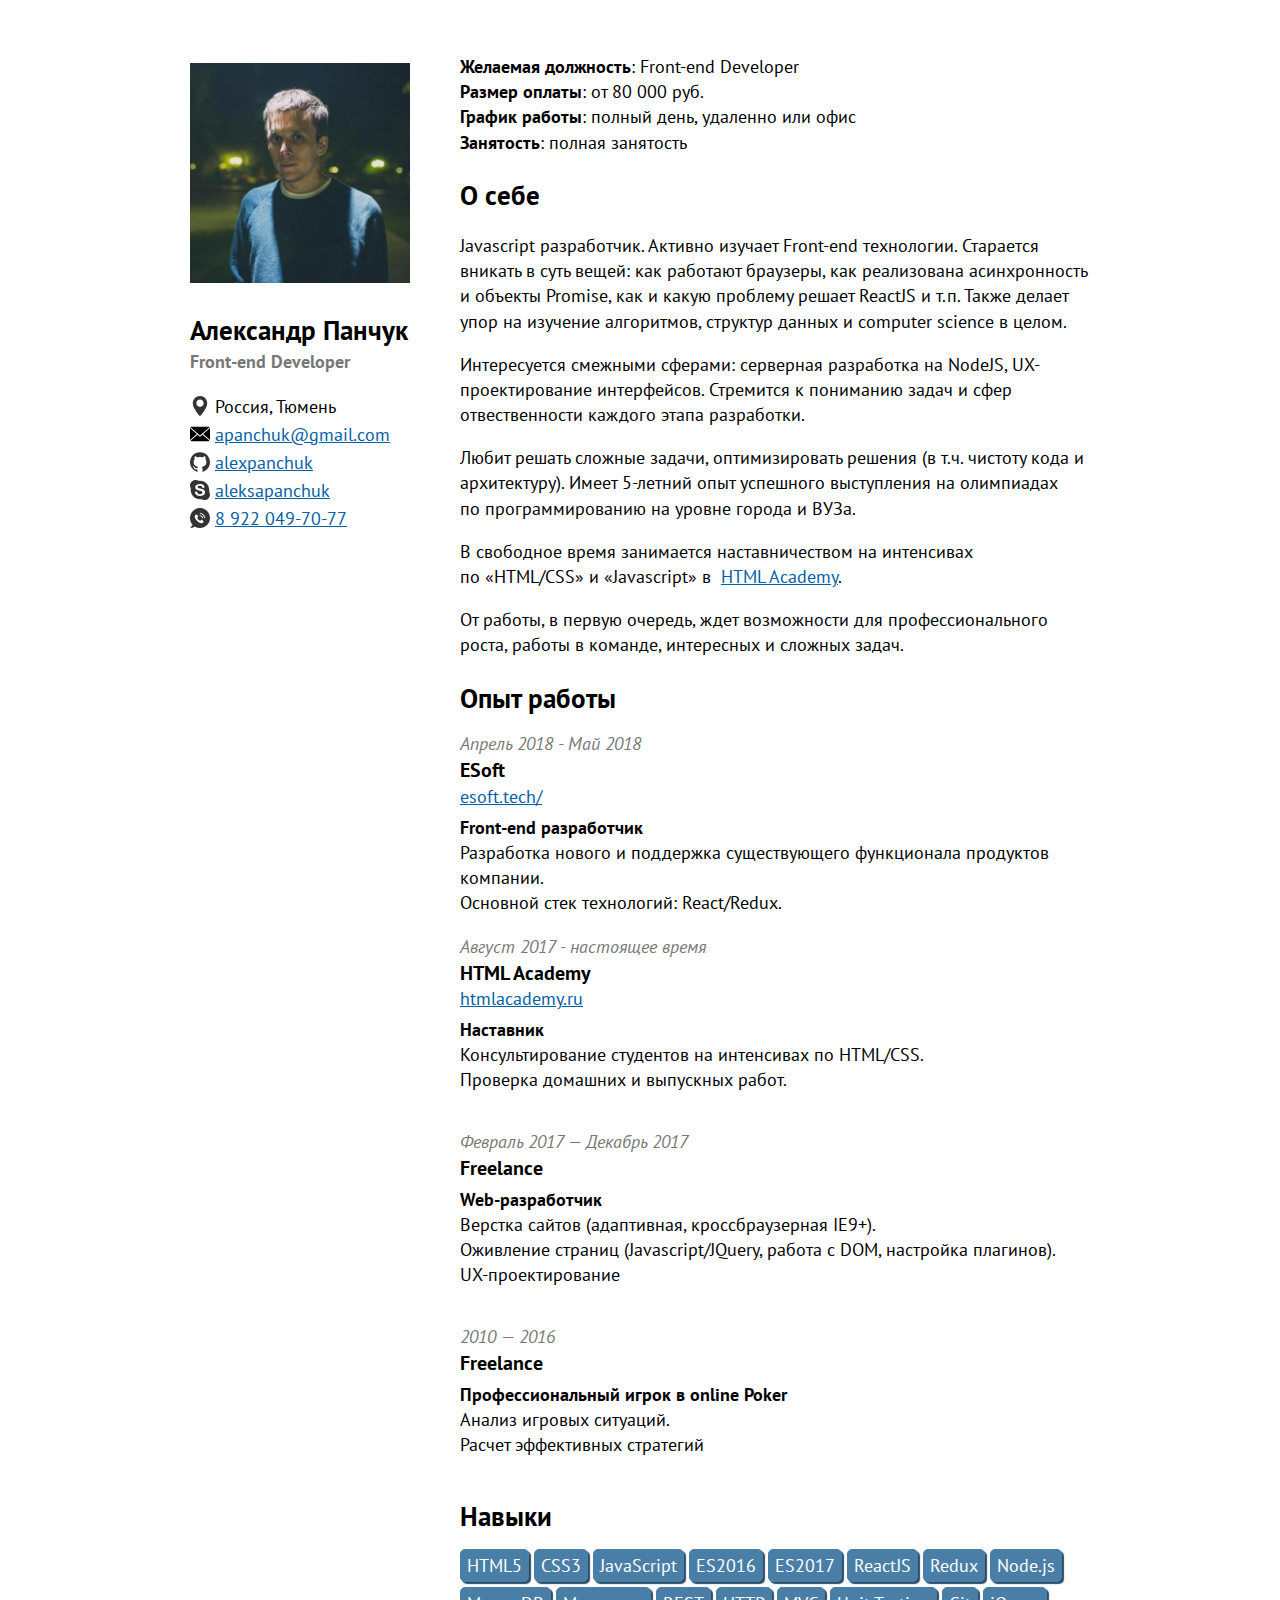
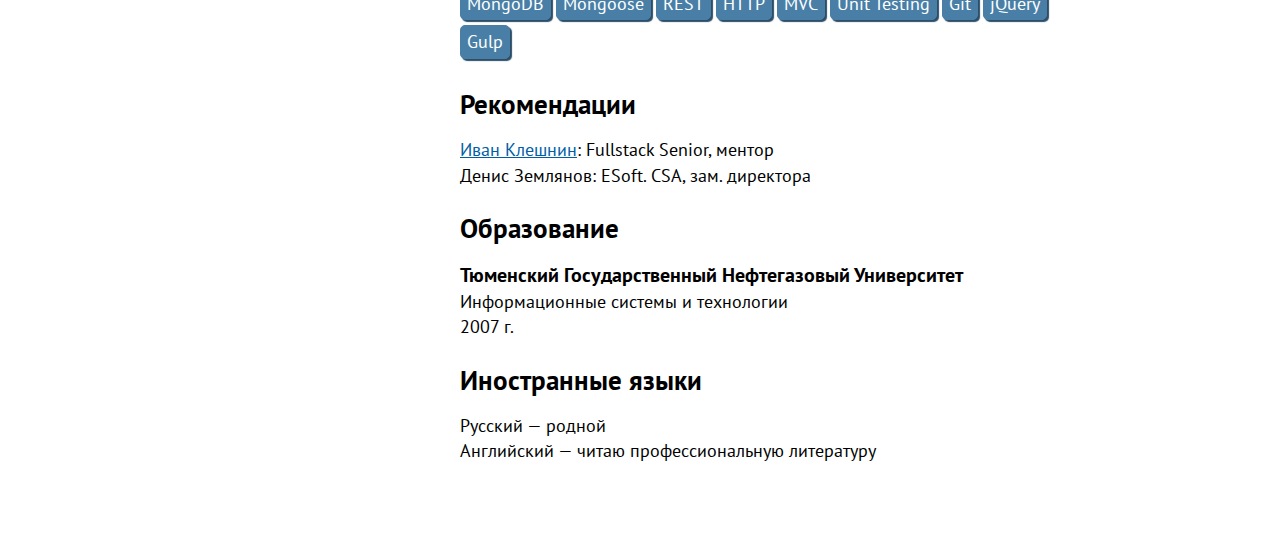
<file: summary/index.html>
<!doctype html>
<html lang="ru">

<head>

  <meta charset="utf-8">
  <meta http-equiv="x-ua-compatible" content="ie=edge">
  <meta name="viewport" content="width=device-width, initial-scale=1, shrink-to-fit=no">
  <title>Александр Панчук</title>
  <link rel="icon" href="./img/favicon-16.png" sizes="16x16" type="image/png">
  <link rel="icon" href="./img/favicon-32.png" sizes="32x32" type="image/png">
  <link rel="icon" href="./img/favicon-48.png" sizes="48x48" type="image/png">
  <link rel="icon" href="./img/favicon-62.png" sizes="62x62" type="image/png">
  <link rel="icon" href="./img/favicon-192.png" sizes="192x192" type="image/png">
  <link rel="preconnect" href="https://fonts.gstatic.com" crossorigin="">
  <link href="https://fonts.googleapis.com/css?family=PT+Sans&amp;subset=cyrillic" rel="stylesheet">
  <link rel="stylesheet" href="./css/style.min.css?v=3">

</head>

<body>
  <div style="display: none">
    <svg xmlns="http://www.w3.org/2000/svg" xmlns:xlink="http://www.w3.org/1999/xlink"><symbol id="github" viewbox="0 0 438.549 438.549">
<g>
	<path d="M409.132,114.573c-19.608-33.596-46.205-60.194-79.798-79.8C295.736,15.166,259.057,5.365,219.271,5.365
		c-39.781,0-76.472,9.804-110.063,29.408c-33.596,19.605-60.192,46.204-79.8,79.8C9.803,148.168,0,184.854,0,224.63
		c0,47.78,13.94,90.745,41.827,128.906c27.884,38.164,63.906,64.572,108.063,79.227c5.14,0.954,8.945,0.283,11.419-1.996
		c2.475-2.282,3.711-5.14,3.711-8.562c0-0.571-0.049-5.708-0.144-15.417c-0.098-9.709-0.144-18.179-0.144-25.406l-6.567,1.136
		c-4.187,0.767-9.469,1.092-15.846,1c-6.374-0.089-12.991-0.757-19.842-1.999c-6.854-1.231-13.229-4.086-19.13-8.559
		c-5.898-4.473-10.085-10.328-12.56-17.556l-2.855-6.57c-1.903-4.374-4.899-9.233-8.992-14.559
		c-4.093-5.331-8.232-8.945-12.419-10.848l-1.999-1.431c-1.332-0.951-2.568-2.098-3.711-3.429c-1.142-1.331-1.997-2.663-2.568-3.997
		c-0.572-1.335-0.098-2.43,1.427-3.289c1.525-0.859,4.281-1.276,8.28-1.276l5.708,0.853c3.807,0.763,8.516,3.042,14.133,6.851
		c5.614,3.806,10.229,8.754,13.846,14.842c4.38,7.806,9.657,13.754,15.846,17.847c6.184,4.093,12.419,6.136,18.699,6.136
		c6.28,0,11.704-0.476,16.274-1.423c4.565-0.952,8.848-2.383,12.847-4.285c1.713-12.758,6.377-22.559,13.988-29.41
		c-10.848-1.14-20.601-2.857-29.264-5.14c-8.658-2.286-17.605-5.996-26.835-11.14c-9.235-5.137-16.896-11.516-22.985-19.126
		c-6.09-7.614-11.088-17.61-14.987-29.979c-3.901-12.374-5.852-26.648-5.852-42.826c0-23.035,7.52-42.637,22.557-58.817
		c-7.044-17.318-6.379-36.732,1.997-58.24c5.52-1.715,13.706-0.428,24.554,3.853c10.85,4.283,18.794,7.952,23.84,10.994
		c5.046,3.041,9.089,5.618,12.135,7.708c17.705-4.947,35.976-7.421,54.818-7.421s37.117,2.474,54.823,7.421l10.849-6.849
		c7.419-4.57,16.18-8.758,26.262-12.565c10.088-3.805,17.802-4.853,23.134-3.138c8.562,21.509,9.325,40.922,2.279,58.24
		c15.036,16.18,22.559,35.787,22.559,58.817c0,16.178-1.958,30.497-5.853,42.966c-3.9,12.471-8.941,22.457-15.125,29.979
		c-6.191,7.521-13.901,13.85-23.131,18.986c-9.232,5.14-18.182,8.85-26.84,11.136c-8.662,2.286-18.415,4.004-29.263,5.146
		c9.894,8.562,14.842,22.077,14.842,40.539v60.237c0,3.422,1.19,6.279,3.572,8.562c2.379,2.279,6.136,2.95,11.276,1.995
		c44.163-14.653,80.185-41.062,108.068-79.226c27.88-38.161,41.825-81.126,41.825-128.906
		C438.536,184.851,428.728,148.168,409.132,114.573z"></path>
</g>
<g>
</g>
<g>
</g>
<g>
</g>
<g>
</g>
<g>
</g>
<g>
</g>
<g>
</g>
<g>
</g>
<g>
</g>
<g>
</g>
<g>
</g>
<g>
</g>
<g>
</g>
<g>
</g>
<g>
</g>
</symbol><symbol id="location" viewbox="0 0 512 512">
<g>
	<g>
		<path d="M256,0C153.755,0,70.573,83.182,70.573,185.426c0,126.888,165.939,313.167,173.004,321.035
			c6.636,7.391,18.222,7.378,24.846,0c7.065-7.868,173.004-194.147,173.004-321.035C441.425,83.182,358.244,0,256,0z M256,278.719
			c-51.442,0-93.292-41.851-93.292-93.293S204.559,92.134,256,92.134s93.291,41.851,93.291,93.293S307.441,278.719,256,278.719z"></path>
	</g>
</g>
<g>
</g>
<g>
</g>
<g>
</g>
<g>
</g>
<g>
</g>
<g>
</g>
<g>
</g>
<g>
</g>
<g>
</g>
<g>
</g>
<g>
</g>
<g>
</g>
<g>
</g>
<g>
</g>
<g>
</g>
</symbol><symbol id="mail" viewbox="0 0 14 14">
<g>
	<g>
		<path style="fill:#030104;" d="M7,9L5.268,7.484l-4.952,4.245C0.496,11.896,0.739,12,1.007,12h11.986
			c0.267,0,0.509-0.104,0.688-0.271L8.732,7.484L7,9z"></path>
		<path style="fill:#030104;" d="M13.684,2.271C13.504,2.103,13.262,2,12.993,2H1.007C0.74,2,0.498,2.104,0.318,2.273L7,8
			L13.684,2.271z"></path>
		<polygon style="fill:#030104;" points="0,2.878 0,11.186 4.833,7.079 		"></polygon>
		<polygon style="fill:#030104;" points="9.167,7.079 14,11.186 14,2.875 		"></polygon>
	</g>
</g>
<g>
</g>
<g>
</g>
<g>
</g>
<g>
</g>
<g>
</g>
<g>
</g>
<g>
</g>
<g>
</g>
<g>
</g>
<g>
</g>
<g>
</g>
<g>
</g>
<g>
</g>
<g>
</g>
<g>
</g>
</symbol><symbol id="phone" viewbox="0 0 481.168 481.168">
<g>
	<path d="M410.639,70.5c-94-94-246.3-94-340.2,0c-90.4,90.4-93.8,235-10.1,329.5l2.5,2c-9.1,19.6-24.7,43.8-49.5,56
		c-8.2,4-6.3,16.2,2.7,17.6c27.1,4.2,66-0.5,102.3-27.9l0.5,0.4c92.2,54.2,212.8,41.8,292-37.4
		C504.639,316.8,504.639,164.4,410.639,70.5z M319.839,343.5c-5.3,5.4-10.9,10.4-15.9,16c-7.3,8.2-16.5,10.8-26.9,10.2
		c-15.2-0.8-29.3-5.9-42.8-12.5c-30.1-14.6-55.8-34.9-77.3-60.5c-15.9-18.9-29-39.5-37.7-62.8c-4.2-11.3-7.2-22.8-6.3-35
		c0.6-7.5,3.4-13.9,8.9-19.2c6-5.7,11.6-11.6,17.5-17.4c7.7-7.6,17.3-7.5,25,0c4.8,4.7,9.4,9.4,14.1,14.1c4.6,4.6,9.2,9.1,13.7,13.7
		c8,8.1,8,17.5,0,25.6c-5.7,5.8-11.4,11.6-17.3,17.2c-1.5,1.5-1.7,2.7-0.9,4.6c3.8,9.2,9.4,17.4,15.6,25
		c12.5,15.4,26.7,29.1,43.7,39.7c3.6,2.3,7.6,3.9,11.4,6c1.9,1.1,3.3,0.7,4.8-0.9c5.7-5.9,11.6-11.7,17.4-17.5
		c7.7-7.6,17.3-7.6,24.9,0c9.4,9.3,18.7,18.6,28,28C327.739,326,327.739,335.6,319.839,343.5z M231.139,188.1l3-21.4
		c20.7,2.9,39.5,12.3,54.3,27.1c14.1,14.1,23.3,31.8,26.6,51.3l-21.3,3.7c-2.6-15.1-9.7-28.8-20.6-39.7
		C261.639,197.6,247.139,190.3,231.139,188.1z M349.839,245.1c-4.8-28-18-53.4-38.1-73.6c-21.2-21.2-48.1-34.6-77.8-38.8l3-21.4
		c34.3,4.8,65.5,20.3,90,44.9c23.3,23.3,38.6,52.8,44.2,85.2L349.839,245.1z"></path>
</g>
<g>
</g>
<g>
</g>
<g>
</g>
<g>
</g>
<g>
</g>
<g>
</g>
<g>
</g>
<g>
</g>
<g>
</g>
<g>
</g>
<g>
</g>
<g>
</g>
<g>
</g>
<g>
</g>
<g>
</g>
</symbol><symbol id="skype" viewbox="0 0 430.123 430.123">
<g>
	<path id="Skype" d="M412.164,246.198c1.605-10.155,2.45-20.544,2.45-31.148c0-110.215-89.342-199.555-199.56-199.555
		c-10.576,0-20.995,0.871-31.141,2.458C165.534,6.581,143.842,0,120.595,0C53.996,0,0.005,53.984,0.005,120.59
		c0,23.242,6.585,44.916,17.952,63.332c-1.573,10.172-2.439,20.528-2.439,31.132c0,110.223,89.34,199.536,199.532,199.536
		c10.585,0,21.007-0.816,31.152-2.417c18.398,11.35,40.072,17.949,63.314,17.949c66.617,0,120.602-53.998,120.602-120.602
		C430.123,286.269,423.542,264.6,412.164,246.198z M309.801,305.81c-8.442,12.153-20.843,21.65-37.047,28.479
		c-16.237,6.847-35.428,10.254-57.59,10.254c-26.562,0-48.554-4.648-65.913-14.034c-12.305-6.721-22.313-15.737-30.007-26.98
		c-7.71-11.252-11.619-22.271-11.619-33.015c0-6.338,2.417-11.85,7.122-16.344c4.754-4.527,10.877-6.796,18.104-6.796
		c5.92,0,11.005,1.783,15.145,5.316c4.109,3.532,7.556,8.667,10.375,15.443c3.379,7.85,7.049,14.412,10.954,19.648
		c3.881,5.171,9.343,9.488,16.417,12.867c6.996,3.388,16.307,5.082,27.958,5.082c15.945,0,28.831-3.449,38.693-10.253
		c9.912-6.866,14.673-15.22,14.673-25.314c0-8.051-2.567-14.445-7.831-19.43c-5.312-5.05-12.172-8.896-20.685-11.579
		c-8.546-2.711-20.02-5.586-34.399-8.615c-19.308-4.214-35.456-9.119-48.533-14.752c-13.094-5.654-23.522-13.383-31.251-23.146
		c-7.745-9.859-11.607-22.113-11.607-36.627c0-13.84,4.077-26.217,12.239-36.989c8.158-10.802,19.961-19.07,35.351-24.829
		c15.336-5.757,33.391-8.637,54.075-8.637c16.541,0,30.849,1.914,42.96,5.722c12.078,3.836,22.146,8.898,30.196,15.25
		c7.999,6.338,13.885,13.023,17.613,20.038c3.725,7.036,5.601,13.908,5.601,20.614c0,6.235-2.417,11.89-7.127,16.846
		c-4.709,4.963-10.733,7.493-17.768,7.47c-6.342,0-11.317-1.463-14.767-4.56c-3.36-2.996-6.889-7.766-10.706-14.414
		c-4.825-9.276-10.604-16.503-17.324-21.672c-6.543-5.073-17.338-7.714-32.359-7.682c-13.898,0-25.018,2.84-33.411,8.394
		c-8.445,5.643-12.482,12.19-12.501,19.861c0.014,4.807,1.396,8.86,4.177,12.326c2.824,3.498,6.753,6.529,11.803,9.084
		c5.052,2.595,10.191,4.602,15.355,6.046c5.225,1.481,13.894,3.622,25.944,6.457c15.112,3.257,28.819,6.896,41.136,10.862
		c12.293,3.986,22.784,8.793,31.451,14.52c8.736,5.71,15.564,12.99,20.438,21.783c4.909,8.807,7.354,19.564,7.354,32.222
		C322.509,279.968,318.263,293.676,309.801,305.81z"></path>
</g>
<g>
</g>
<g>
</g>
<g>
</g>
<g>
</g>
<g>
</g>
<g>
</g>
<g>
</g>
<g>
</g>
<g>
</g>
<g>
</g>
<g>
</g>
<g>
</g>
<g>
</g>
<g>
</g>
<g>
</g>
</symbol></svg>
  </div>

  <div class="page-container">
    <h1 class="visually-hidden">Резюме Панчука Александра на должность Junior Front-end Developer</h1>
    <!-- aside -->
    <aside class="page-aside">
      <img class="page-aside__photo" src="./img/avatar.jpg" alt="Фото">
      <div class="page-aside__desc">
        <h2 class="page-aside__name">Александр Панчук</h2>
        <p class="page-aside__position">Front-end Developer</p>
        <ul class="page-aside__info-list">
          <li class="page-aside__info page-aside__info--location">
            <svg class="page-aside__icons" width="20" height="20">
              <use xlink:href="#location"></use>
            </svg>
            Россия, Тюмень</li>
          <li class="page-aside__info page-aside__info--email">
            <svg class="page-aside__icons" width="20" height="20">
              <use xlink:href="#mail"></use>
            </svg>
            <a href="mailto:apanchuk@gmail.com">apanchuk@gmail.com</a>
          </li>
          <li class="page-aside__info page-aside__info--github">
            <svg class="page-aside__icons" width="20" height="20">
              <use xlink:href="#github"></use>
            </svg>
            <a target="_blank" href="https://github.com/alexpanchuk">alexpanchuk</a>
          </li>
          <li class="page-aside__info page-aside__info--skype">
            <svg class="page-aside__icons" width="20" height="20">
              <use xlink:href="#skype"></use>
            </svg>
            <a target="_blank" href="https://join.skype.com/invite/cjfep2129GLI">aleksapanchuk</a>
          </li>
          <li class="page-aside__info page-aside__info--phone">
            <svg class="page-aside__icons" width="20" height="20">
              <use xlink:href="#phone"></use>
            </svg>
            <a href="tel:+79220497077">8 922 049-70-77</a>
          </li>
        </ul>
      </div>
    </aside>
    <!-- end of aside -->

    <!-- main -->
    <main class="page-main">
      <!-- whishes -->
      <section class="wishes">
        <ul class="wishes__list">
          <li class="wishes__item wish">
            <span class="wish__name">Желаемая должность</span>: Front-end Developer</li>
          <li class="wishes__item wish">
            <span class="wish__name">Размер оплаты</span>: от 80 000 руб.</li>
          <li class="wishes__item wish">
            <span class="wish__name">График работы</span>: полный день, удаленно или офис</li>
          <li class="wishes__item wish">
            <span class="wish__name">Занятость</span>: полная занятость</li>
        </ul>
      </section>
      <!-- end of whishes -->

      <!-- about -->
      <section class="about">
        <h2 class="about__header">О себе</h2>
        <p class="about__text">Javascript разработчик. Активно изучает Front-end технологии. Старается вникать в&nbsp;суть вещей: как работают браузеры,
          как реализована асинхронность и&nbsp;объекты Promise, как и&nbsp;какую проблему решает ReactJS и&nbsp;т.п. Также
          делает упор на&nbsp;изучение алгоритмов, структур данных и&nbsp;computer science в&nbsp;целом.</p>
        <p class="about__text">Интересуется смежными сферами: серверная разработка на&nbsp;NodeJS, UX-проектирование интерфейсов. Стремится к&nbsp;пониманию
          задач и&nbsp;сфер отвественности каждого этапа разработки.</p>
        <p class="about__text">Любит решать сложные задачи, оптимизировать решения (в т.ч. чистоту кода и архитектуру). Имеет 5-летний опыт успешного
          выступления на&nbsp;олимпиадах по&nbsp;программированию на&nbsp;уровне города и&nbsp;ВУЗа.</p>
        <p class="about__text">В&nbsp;свободное время занимается наставничеством на&nbsp;интенсивах по&nbsp;&laquo;HTML/CSS&raquo; и &laquo;Javascript&raquo;
          в&nbsp;
          <a target="_blank" href="https://htmlacademy.ru/">HTML Academy</a>.</p>
        <p class="about__text">От&nbsp;работы, в&nbsp;первую очередь, ждет возможности для профессионального роста, работы в&nbsp;команде, интересных
          и&nbsp;сложных задач.</p>
      </section>
      <!-- end of about -->

      <!-- career -->
      <section class="career">
        <h2 class="career__header">Опыт работы</h2>
        <ul class="career__joblist">
          <li class="career__job job">
            <p class="job__period">Апрель 2018 - Май 2018</p>
            <h3 class="job__title">ESoft</h3>
            <a target="_blank" href="https://esoft.tech/">esoft.tech/</a>
            <p class="job__position">Front-end разработчик</p>
            <p class="job__desc">Разработка нового и поддержка существующего функционала продуктов компании.
              <br>Основной стек технологий: React/Redux.</p>
          </li>
          <li class="career__job job">
            <p class="job__period">Август 2017 - настоящее время</p>
            <h3 class="job__title">HTML Academy</h3>
            <a target="_blank" href="https://htmlacademy.ru/">htmlacademy.ru</a>
            <p class="job__position">Наставник</p>
            <p class="job__desc">Консультирование студентов на&nbsp;интенсивах по&nbsp;HTML/CSS.
              <br> Проверка домашних и&nbsp;выпускных работ.</p>
          </li>
          <li class="career__job">
            <p class="job__period">Февраль 2017&nbsp;&mdash; Декабрь 2017</p>
            <h3 class="job__title">Freelance</h3>
            <p class="job__position">Web-разработчик</p>
            <p class="job__desc">
              Верстка сайтов (адаптивная, кроссбраузерная IE9+).
              <br> Оживление страниц (Javascript/JQuery, работа с&nbsp;DOM, настройка плагинов).
              <br> UX-проектирование</p>
          </li>
          <li class="career__job">
            <p class="job__period">2010&nbsp;&mdash; 2016</p>
            <h3 class="job__title">Freelance</h3>
            <p class="job__position">Профессиональный игрок в online Poker</p>
            <p class="job__desc">
              Анализ игровых ситуаций.
              <br>Расчет эффективных стратегий</p>
          </li>
        </ul>
      </section>
      <!-- end of career -->

      <!-- tech -->
      <section class="tech">
        <h2 class="tech__header">Навыки</h2>
        <ul class="tech__list">
          <li class="tech__item">HTML5</li>
          <li class="tech__item">CSS3</li>
          <li class="tech__item">JavaScript</li>
          <li class="tech__item">ES2016</li>
          <li class="tech__item">ES2017</li>
          <li class="tech__item">ReactJS</li>
          <li class="tech__item">Redux</li>
          <li class="tech__item">Node.js</li>
          <li class="tech__item">MongoDB</li>
          <li class="tech__item">Mongoose</li>
          <li class="tech__item">REST</li>
          <li class="tech__item">HTTP</li>
          <li class="tech__item">MVC</li>
          <li class="tech__item">Unit Testing</li>
          <li class="tech__item">Git</li>
          <li class="tech__item">jQuery</li>
          <li class="tech__item">Gulp</li>
        </ul>
      </section>
      <!-- end of tech -->

      <!-- recomendations -->
      <section class="recom">
        <h2 class="recom__header">Рекомендации</h2>
        <ul class="recom__list">
          <li class="recom__item">
            <a target="_blank" href="http://paqmind.com/team/ivan-kleshnin/">Иван Клешнин</a>: Fullstack Senior, ментор
          </li>
          <li class="recom__item">
            <span>Денис Землянов</span>: ESoft. CSA, зам. директора
          </li>
        </ul>
      </section>
      <!-- end of recomendations -->

      <!-- education -->
      <section class="educ">
        <h2 class="educ__header">Образование</h2>
        <ul class="educ__list">
          <li class="educ__item">
            <h3 class="educ__institution">Тюменский Государственный Нефтегазовый Университет</h3>
            <p class="educ__specialisation">Информационные системы и&nbsp;технологии</p>
            <p class="educ__enddate">2007&nbsp;г.</p>
          </li>
        </ul>
      </section>
      <!-- end of education -->

      <!-- languages -->
      <section class="langs">
        <h2 class="langs__header">Иностранные языки</h2>
        <ul class="langs__list">
          <li class="langs__item">Русский&nbsp;&mdash; родной</li>
          <li class="langs__item">Английский&nbsp;&mdash; читаю профессиональную литературу</li>
        </ul>
      </section>
      <!-- end of languages -->

    </main>
    <!-- end of main -->
  </div>

  <!-- Yandex.Metrika counter -->
  <script type="text/javascript">
    (function (d, w, c) {
      (w[c] = w[c] || []).push(function () {
        try {
          w.yaCounter47841206 = new Ya.Metrika({
            id: 47841206,
            clickmap: true,
            trackLinks: true,
            accurateTrackBounce: true
          });
        } catch (e) { }
      });

      var n = d.getElementsByTagName("script")[0],
        s = d.createElement("script"),
        f = function () { n.parentNode.insertBefore(s, n); };
      s.type = "text/javascript";
      s.async = true;
      s.src = "https://mc.yandex.ru/metrika/watch.js";

      if (w.opera == "[object Opera]") {
        d.addEventListener("DOMContentLoaded", f, false);
      } else { f(); }
    })(document, window, "yandex_metrika_callbacks");
  </script>
  <noscript>
    <div>
      <img src="https://mc.yandex.ru/watch/47841206" style="position:absolute; left:-9999px;" alt="">
    </div>
  </noscript>
  <!-- /Yandex.Metrika counter -->
</body>

</html>
</file>
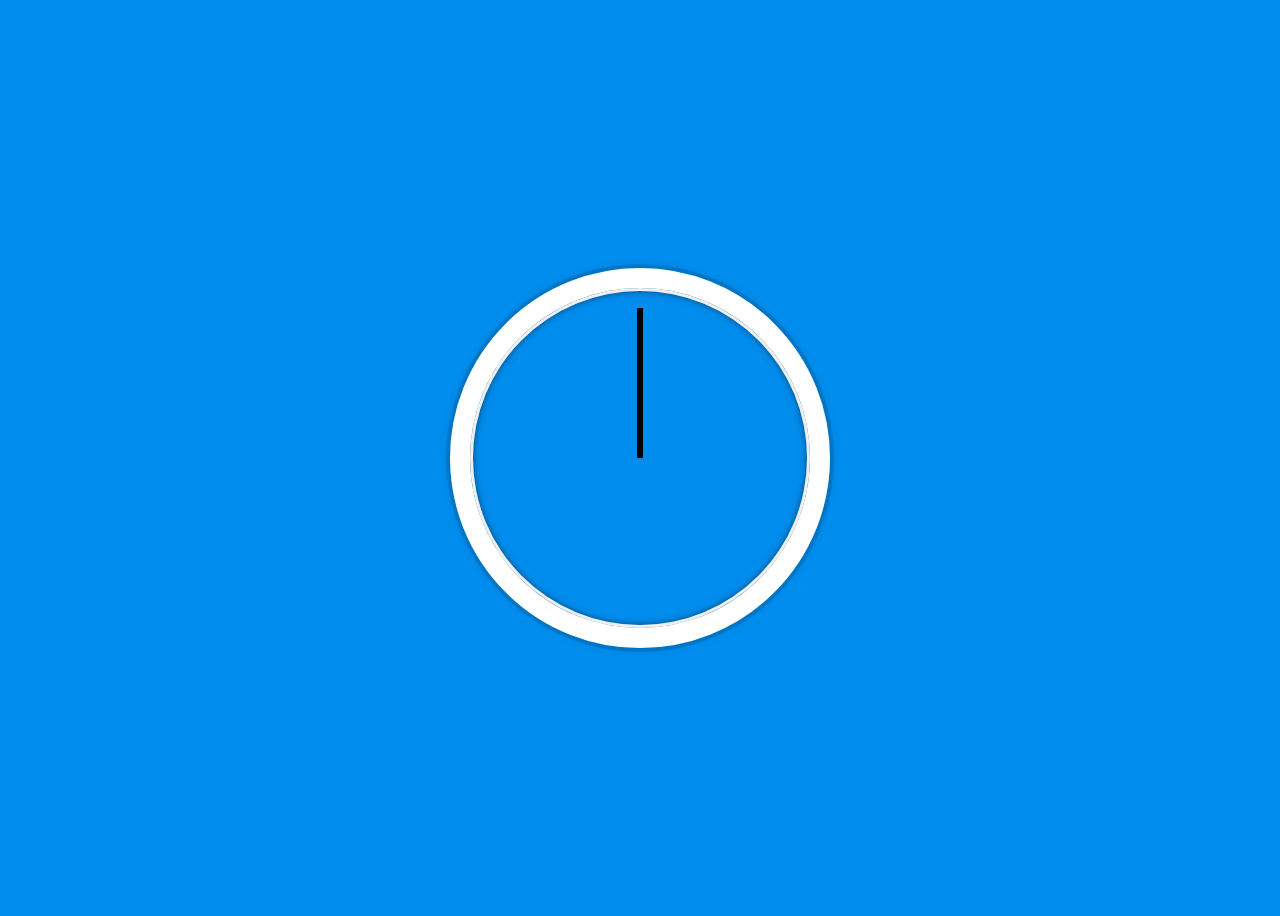
<file: js/clock/index.html>
<!DOCTYPE html>
<html lang="en">
<head>
  <meta charset="UTF-8">
  <title>JS + CSS Clock</title>
</head>
<body>


    <div class="clock">
      <div class="clock-face">
        <div class="hand hour-hand"></div>
        <div class="hand min-hand"></div>
        <div class="hand second-hand"></div>
      </div>
    </div>


  <style>
    html {
      background:#018DED url(http://unsplash.it/1500/1000?image=881&blur=50);
      background-size:cover;
      font-family:'helvetica neue';
      text-align: center;
      font-size: 10px;
    }
    
    body {
      font-size: 2rem;
      display:flex;
      flex:1;
      min-height: 100vh;
      align-items: center;
    }

    .clock {
      width: 30rem;
      height: 30rem;
      border:20px solid white;
      border-radius:50%;
      margin:50px auto;
      position: relative;
      padding:2rem;
      box-shadow:
        0 0 0 4px rgba(0,0,0,0.1),
        inset 0 0 0 3px #EFEFEF,
        inset 0 0 10px black,
        0 0 10px rgba(0,0,0,0.2);
    }

    .clock-face {
      position: relative;
      width: 100%;
      height: 100%;
      transform: translateY(-3px); /* account for the height of the clock hands */
    }
    
    .hand {
      width:50%;
      height:6px;
      background:black;
      position: absolute;
      top:50%;
      /* my */
      transform-origin: 100%;
      transform: rotate(90deg);    
      transition: all 0.3s;  
    }

    .hour-hand {
      width: 35%;
      left: 15%;
      background-color: red;
    }
    .min-hand {
      background-color: white;
    }
    .second-hand {
    }

  </style>
    
  <script>
    const hourHand = document.querySelector('.hour-hand');
    const minHand = document.querySelector('.min-hand');
    const secHand = document.querySelector('.second-hand');

    secHand.style.transition = 'none';
    secHand.style.transition = null;

    function setDate() {
      const now = new Date();
      const hours = now.getHours();
      const hoursDegrees = hours / 12 * 360 + 90;
      const mins = now.getMinutes();
      const minsDegrees = mins / 60 * 360 + 90;
      const seconds = now.getSeconds();
      const secondsDegrees = seconds / 60 * 360 + 90;

      if ( seconds === 0 ) { secHand.style.transition = 'none'; }
      if ( seconds === 1 ) { secHand.style.transition = null; }
      if ( mins === 0 )    { minHand.style.transition = 'none'; }
      if ( mins === 1 )    { minHand.style.transition = null; }
      if ( hours === 0 )   { hourHand.style.transition = 'none'; }
      if ( hours === 1 )   { hourHand.style.transition = null; }

      hourHand.style.transform = `rotate(${hoursDegrees}deg)`;
      minHand.style.transform = `rotate(${minsDegrees}deg)`;
      secHand.style.transform = `rotate(${secondsDegrees}deg)`;
    }

    setInterval(setDate, 1000);

  </script>
</body>
</html>
</file>
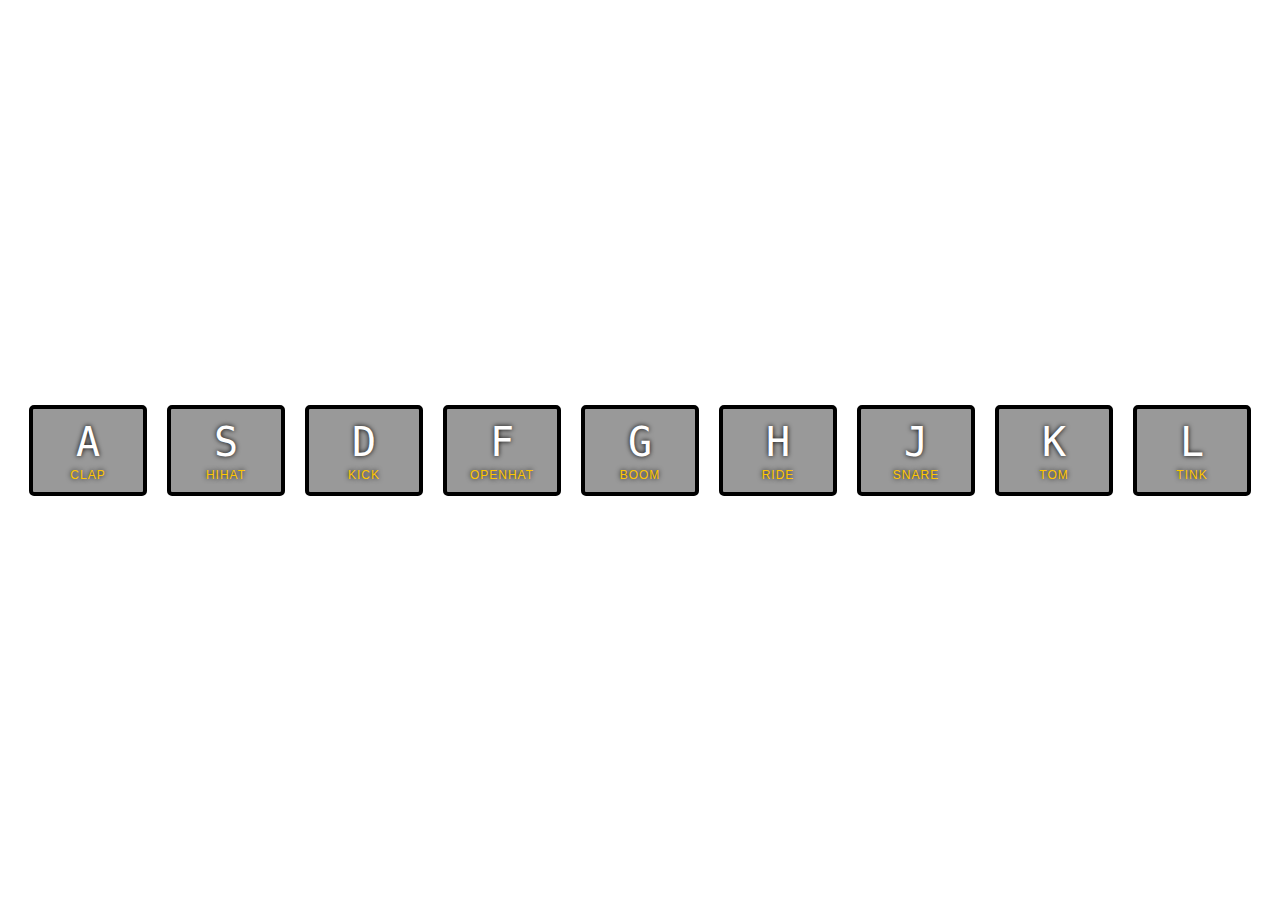
<file: js/drum-kit/index.html>
<!DOCTYPE html>
<html lang="en">
<head>
  <meta charset="UTF-8">
  <title>JS Drum Kit</title>
  <link rel="stylesheet" href="style.css">
</head>
<body>


  <div class="keys">
    <div data-key="65" class="key">
      <kbd>A</kbd>
      <span class="sound">clap</span>
    </div>
    <div data-key="83" class="key">
      <kbd>S</kbd>
      <span class="sound">hihat</span>
    </div>
    <div data-key="68" class="key">
      <kbd>D</kbd>
      <span class="sound">kick</span>
    </div>
    <div data-key="70" class="key">
      <kbd>F</kbd>
      <span class="sound">openhat</span>
    </div>
    <div data-key="71" class="key">
      <kbd>G</kbd>
      <span class="sound">boom</span>
    </div>
    <div data-key="72" class="key">
      <kbd>H</kbd>
      <span class="sound">ride</span>
    </div>
    <div data-key="74" class="key">
      <kbd>J</kbd>
      <span class="sound">snare</span>
    </div>
    <div data-key="75" class="key">
      <kbd>K</kbd>
      <span class="sound">tom</span>
    </div>
    <div data-key="76" class="key">
      <kbd>L</kbd>
      <span class="sound">tink</span>
    </div>
  </div>

  <audio data-key="65" src="sounds/clap.wav"></audio>
  <audio data-key="83" src="sounds/hihat.wav"></audio>
  <audio data-key="68" src="sounds/kick.wav"></audio>
  <audio data-key="70" src="sounds/openhat.wav"></audio>
  <audio data-key="71" src="sounds/boom.wav"></audio>  <audio data-key="72" src="sounds/ride.wav"></audio>
  <audio data-key="74" src="sounds/snare.wav"></audio>
  <audio data-key="75" src="sounds/tom.wav"></audio>
  <audio data-key="76" src="sounds/tink.wav"></audio>

<script>
  function playSound(e) {
    const audio = document.querySelector(`audio[data-key='${e.keyCode}'`);
    const key = document.querySelector(`.key[data-key='${e.keyCode}'`);

    if (!audio) return;
    audio.currentTime = 0;
    audio.play();

    key.classList.add('playing');
  }

  function removeTransition(e) {
    if (e.propertyName !== 'transform') return;
    this.classList.remove('playing');
  }
  
  const keys = document.querySelectorAll('.key');
  keys.forEach(key => key.addEventListener('transitionend', removeTransition));
  document.addEventListener('keydown', playSound);
</script>


</body>
</html>
</file>
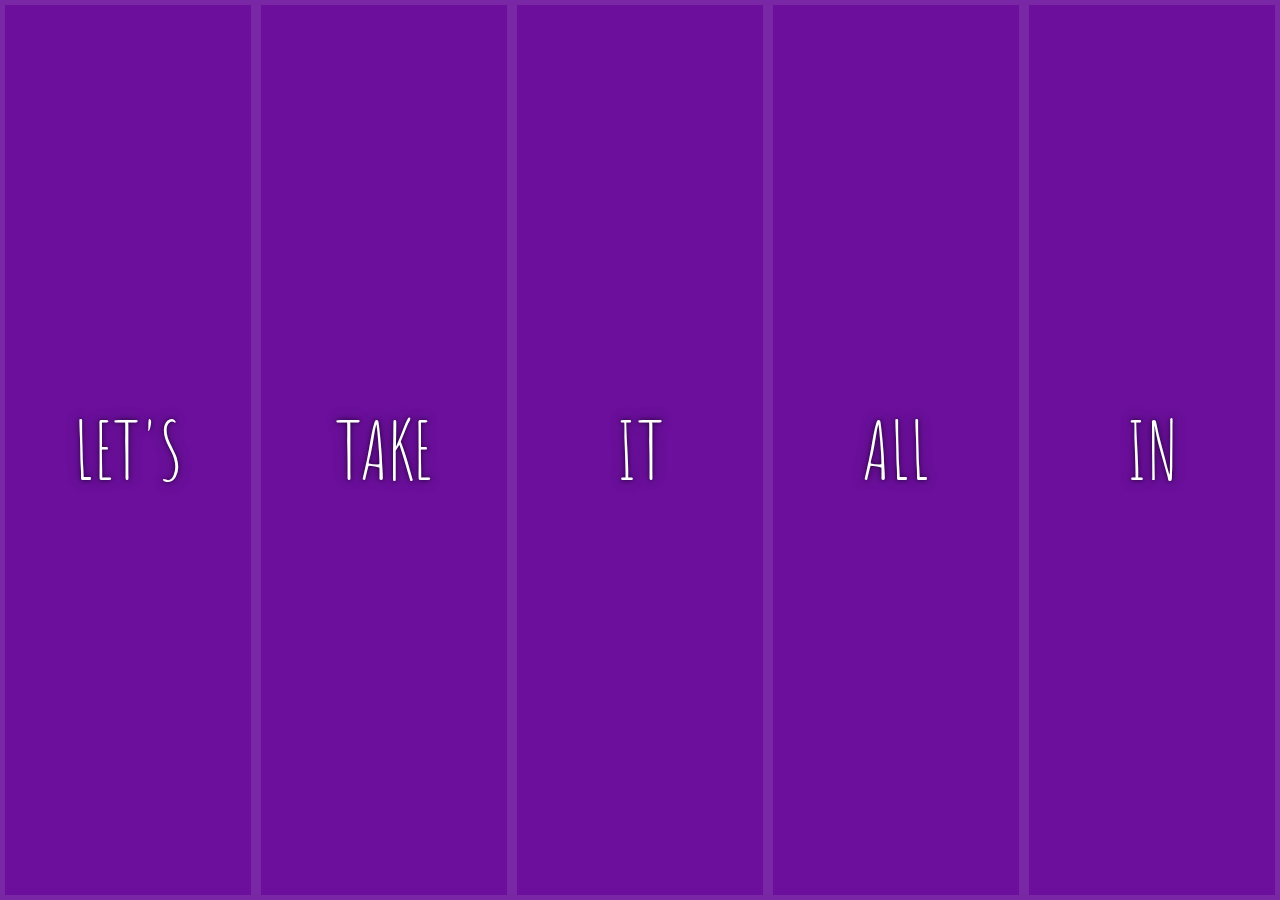
<file: js/gallery/index.html>
<!DOCTYPE html>
<html lang="en">
<head>
  <meta charset="UTF-8">
  <title>Flex Panels 💪</title>
  <link href='https://fonts.googleapis.com/css?family=Amatic+SC' rel='stylesheet' type='text/css'>
</head>
<body>
  <style>
    html {
      box-sizing: border-box;
      background:#ffc600;
      font-family:'helvetica neue';
      font-size: 20px;
      font-weight: 200;
    }
    body {
      margin: 0;
    }
    *, *:before, *:after {
      box-sizing: inherit;
    }

    .panels {
      min-height:100vh;
      overflow: hidden;
      display: flex;
    }

    .panel {
      background:#6B0F9C;
      box-shadow:inset 0 0 0 5px rgba(255,255,255,0.1);
      color:white;
      text-align: center;
      align-items:center;
      /* Safari transitionend event.propertyName === flex */
      /* Chrome + FF transitionend event.propertyName === flex-grow */
      transition:
        font-size 0.7s cubic-bezier(0.61,-0.19, 0.7,-0.11),
        flex 0.7s cubic-bezier(0.61,-0.19, 0.7,-0.11),
        background 0.2s;
      font-size: 20px;
      background-size:cover;
      background-position:center;
      display: flex;
      flex-direction: column;
      flex: 1;
    }


    .panel1 { background-image:url(https://source.unsplash.com/gYl-UtwNg_I/1500x1500); }
    .panel2 { background-image:url(https://source.unsplash.com/1CD3fd8kHnE/1500x1500); }
    .panel3 { background-image:url(https://images.unsplash.com/photo-1465188162913-8fb5709d6d57?ixlib=rb-0.3.5&q=80&fm=jpg&crop=faces&cs=tinysrgb&w=1500&h=1500&fit=crop&s=967e8a713a4e395260793fc8c802901d); }
    .panel4 { background-image:url(https://source.unsplash.com/ITjiVXcwVng/1500x1500); }
    .panel5 { background-image:url(https://source.unsplash.com/3MNzGlQM7qs/1500x1500); }

    .panel > * {
      margin:0;
      width: 100%;
      transition:transform 0.5s;
      display: flex;
      justify-content: center;
      align-items: center;
      flex: 1 0 auto;
    }

/*    .panel > *:first-child { transform: translateY(-100%); }
    .panel.active > *:first-child { transform: translateY(0); }
    .panel > *:last-child { transform: translateY(100%); }
    .panel.active > *:last-child { transform: translateY(0); }
*/
    .panel > *:first-child { transform: translateY(-100%); }
    .panel.open-active > *:first-child { transform: translateY(0); }
    .panel > *:last-child { transform: translateY(100%); }
    .panel.open-active > *:last-child { transform: translateY(0); }

    .panel p {
      text-transform: uppercase;
      font-family: 'Amatic SC', cursive;
      text-shadow:0 0 4px rgba(0, 0, 0, 0.72), 0 0 14px rgba(0, 0, 0, 0.45);
      font-size: 2em;
    }
    .panel p:nth-child(2) {
      font-size: 4em;
    }

    .panel.open {
      font-size:40px;
      flex: 5;
    }

    .cta {
      color:white;
      text-decoration: none;
    }

  </style>


  <div class="panels">
    <div class="panel panel1">
      <p>Hey</p>
      <p>Let's</p>
      <p>Dance</p>
    </div>
    <div class="panel panel2">
      <p>Give</p>
      <p>Take</p>
      <p>Receive</p>
    </div>
    <div class="panel panel3">
      <p>Experience</p>
      <p>It</p>
      <p>Today</p>
    </div>
    <div class="panel panel4">
      <p>Give</p>
      <p>All</p>
      <p>You can</p>
    </div>
    <div class="panel panel5">
      <p>Life</p>
      <p>In</p>
      <p>Motion</p>
    </div>
  </div>

  <script>
    const panels = document.querySelectorAll('.panel');

    function toggleOpen(panel) {
      this.classList.toggle('open');
    }
    function toggleActive(e) {
      // проверяем конкретную анимацию, т.к. 2 анимации
      // и 2 раза переключить класс не даст эффекта
      if (e.propertyName.includes('flex')) {
        this.classList.add('open-active');
        console.log(this);
      }
    }
    panels.forEach(panel => panel.addEventListener('click', toggleOpen));
    panels.forEach(panel => panel.addEventListener('transitionend', toggleActive));
  </script>



</body>
</html>
</file>
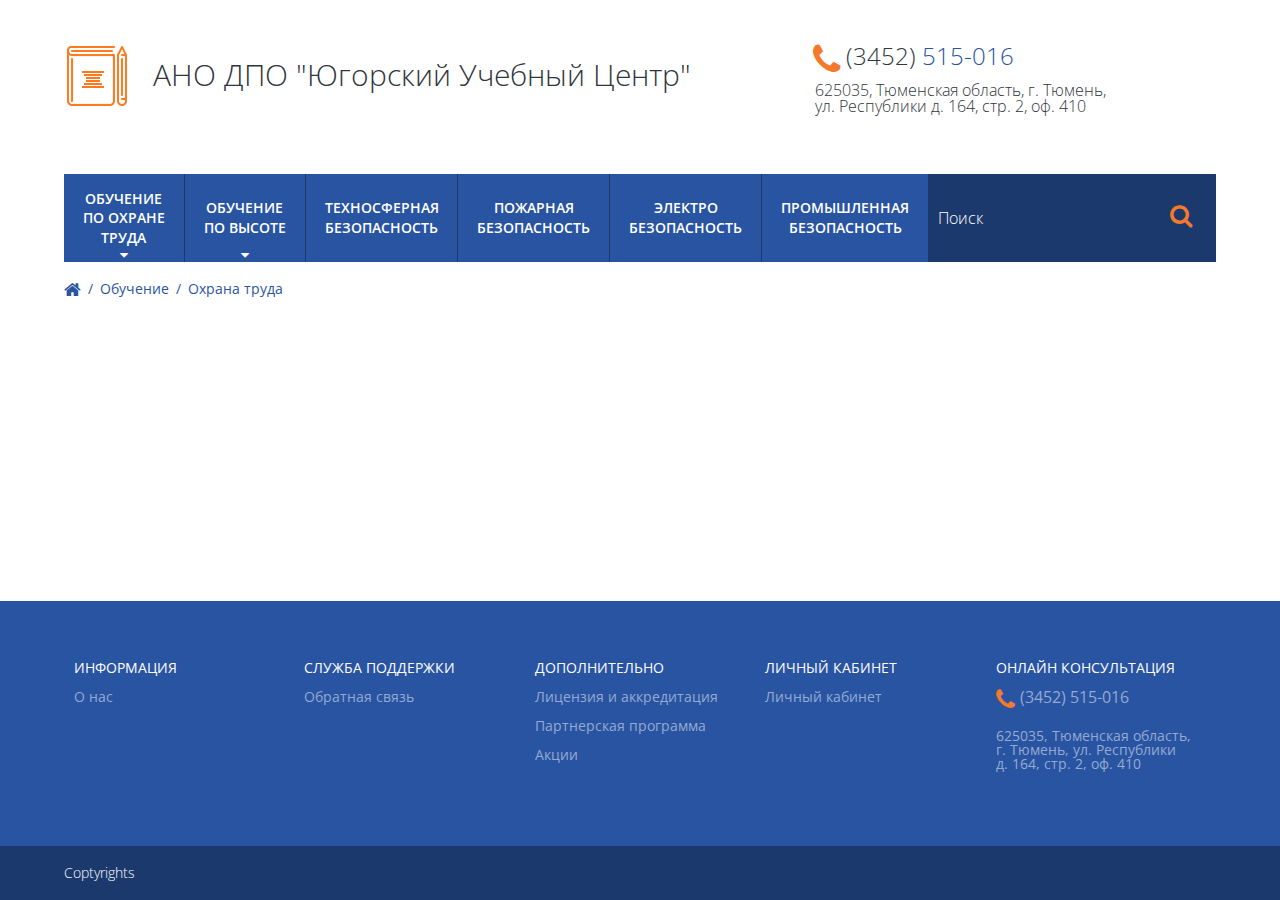
<file: anodpo/empty.html>
<!DOCTYPE html>
<html lang="en">
<head>
<!-- ============================== META, TITLE -->
  <meta charset="utf-8">
  <meta http-equiv="X-UA-Compatible" content="IE=edge">
  <meta name="viewport" content="width=device-width, initial-scale=1">
  <title>АНО ДПО "Югорский Учебный Центр"</title>
<!-- ==================================== LINKS -->
  <!--[if lt IE 9]>
    <script src="https://oss.maxcdn.com/html5shiv/3.7.3/html5shiv.min.js"></script>
    <script src="https://oss.maxcdn.com/respond/1.4.2/respond.min.js"></script>
  <![endif]-->
  <!-- first screen styles -->
  <link href="https://fonts.googleapis.com/css?family=Open+Sans:300,400,600&amp;subset=cyrillic" rel="stylesheet">
  <link rel="stylesheet" type="text/css" href="libs/font-awesome.css">
	<link rel="stylesheet" type="text/css" href="css/style.css">
	<!-- <link rel="stylesheet" type="text/css" href="css/style.min.css"> -->
</head>
<body>
<!-- TO TOP BUTTON ============================ -->
	<a href="#" class="totop"></a>
<!-- END TO TOP BUTTON ======================== -->

<!-- MOBILE MENU ============================== -->
	<div class="mobmenu">	
		<div class="mobmenu__wrap">
			<div class="mobmenu__icon">
				<span></span>
			</div>
			<div class="mobmenu__caption">АНО ДПО "Югорский Учебный Центр"</div>
		</div>
	</div>
<!-- END MOBILE MENU ========================== -->

<!-- DROPDOWN MENU ============================ -->
	<div class="dropdown">
		<ul class="dropdown__list">
			<li class="dropdown__item">
				<a href="#" title="Обучение по охране труда">
					Техносферная безопасность
					<i class="dropdown__icon fa fa-angle-up"></i>
				</a>
				<ul class="dropdown__list-lvl2">
					<li><a href="#" title="Обучение по охране труда">Обучение по&nbsp;охране труда</a></li>
					<li><a href="#" title="Обучение по высоте">Обучение по&nbsp;высоте</a></li>
					<li><a href="#" title="Техносферная безопасность">Техносферная безопасность</a></li>
					<li><a href="#" title="Пожарная безопасность">Пожарная безопасность</a></li>
					<li><a href="#" title="Электро безопасность">Электробезопасность</a></li>
					<li><a href="#" title="Промышленная безопасность">Промышленная безопасность</a></li>
				</ul>
			</li>
			<li class="dropdown__item">
				<a href="#" title="Обучение по высоте">
					Обучение по&nbsp;высоте
					<i class="dropdown__icon fa fa-angle-up"></i>
				</a>
				<ul class="dropdown__list-lvl2">
					<li><a href="#" title="Обучение по охране труда">Обучение по&nbsp;охране труда</a></li>
					<li><a href="#" title="Обучение по высоте">Обучение по&nbsp;высоте</a></li>
					<li><a href="#" title="Техносферная безопасность">Техносферная безопасность</a></li>
					<li><a href="#" title="Пожарная безопасность">Пожарная безопасность</a></li>
					<li><a href="#" title="Электро безопасность">Электробезопасность</a></li>
					<li><a href="#" title="Промышленная безопасность">Промышленная безопасность</a></li>
				</ul>
			</li>
			<li class="dropdown__item"><a href="#" title="Техносферная безопасность">Техносферная безопасность</a></li>
			<li class="dropdown__item"><a href="#" title="Пожарная безопасность">Пожарная безопасность</a></li>
			<li class="dropdown__item"><a href="#" title="Электро безопасность">Электробезопасность</a></li>
			<li class="dropdown__item"><a href="#" title="Промышленная безопасность">Промышленная безопасность</a></li>

		</ul>
	</div>
<!-- END DROPDOWN MENU ======================== -->

<!-- HEADER =================================== -->
	<header class="header">
		<div class="container">
			<div class="header__info">
				<div class="header__logo">
					<a class="logo_link" href="#">
						<img class="logo__pic" src="img/logo.png" alt="Логотип" title="АНО ДПО Югорский Учебный Центр">
					</a>
					<h2 class="logo__name">АНО&nbsp;ДПО "Югорский Учебный&nbsp;Центр"</h2>
				</div>
				<div class="header__contacts">
					<a class="header__phone fa fa-phone" href="tel:+73452515016" title="Заказать звонок">(3452) <span class="phone__code" >515-016</span></a>
					<a class="header__address" href="№" title="Схема проезда">625035, Тюменская область, г.&nbsp;Тюмень, ул.&nbsp;Республики д.&nbsp;164, стр.&nbsp;2, оф.&nbsp;410</a>
				</div>
			</div>
		</div>
		<!-- BEGIN MENU =============================== -->
		<nav class="header__nav">
			<div class="container">
				<form action="#" class="header__search">
					<input type="text" name="search" placeholder="Поиск">
				</form>
				<a class="header__phone phone__in-nav fa fa-phone" href="tel:+73452515016" title="Заказать звонок">(3452) 515-016</a>
				<ul class="header__menu-lvl-1">
					<li class="" >
						<a href="#" title="Обучение по охране труда">Обучение по&nbsp;охране труда</a>
						<i class="menu-lvl-1__icon fa fa-caret-down"></i>
						<ul class="header__menu-lvl-2">
							<li><a href="#">Обучение по&nbsp;охране труда</a></li>
							<li><a href="#">Обучение по&nbsp;высоте</a></li>
							<li><a href="#">Техносферная безопасность</a></li>
							<li><a href="#">Пожарная безопасность</a></li>
							<li><a href="#">Электро безопасность</a></li>
							<li><a href="#">Промышленная безопасность</a></li>
						</ul>
					</li>
					<li class="" >
						<a href="#" title="Обучение по высоте">Обучение по&nbsp;высоте</a>
						<i class="menu-lvl-1__icon fa fa-caret-down"></i>
						<ul class="header__menu-lvl-2">
							<li><a href="#">Обучение по&nbsp;охране труда</a></li>
							<li><a href="#">Обучение по&nbsp;высоте</a></li>
							<li><a href="#">Техносферная безопасность</a></li>
							<li><a href="#">Пожарная безопасность</a></li>
							<li><a href="#">Электро безопасность</a></li>
							<li><a href="#">Промышленная безопасность</a></li>
						</ul>
					</li>
					<li class="" ><a href="#" title="Техносферная безопасность">Техносферная безопасность</a></li>
					<li class="" ><a href="#" title="Пожарная безопасность">Пожарная безопасность</a></li>
					<li class="" ><a href="#" title="Электро безопасность">Электро безопасность</a></li>
					<li class="" ><a href="#" title="Промышленная безопасность">Промышленная безопасность</a></li>
				</ul>
			</div>
		</nav>
		<!-- END MENU ================================= -->
	</header>
<!-- END HEADER =============================== -->

<main class="main">

<!-- BREADCRUMBS ============================== -->
	<div class="container">
		<ul class="breadcrumbs">
			<li><a href="#"><i class="fa fa-home"></i></a></li>
			<li><a href="#">Обучение</a></li>
			<li><a href="#">Охрана труда</a></li>
		</ul>
	</div>
<!-- END BREADCRUMBS ========================== -->

</main>

<!-- FOOTER =================================== -->
	<footer class="footer">
	<!-- navigation -->
		<div class="container">
			<ul class="footer__menu-lvl1">
				<li class="menu-lvl1__item">
					<h5 class="menu-lvl1__caption">Информация</h5>
					<ul class="menu-lvl2">
						<li class="menu-lvl2__item"><a href="#" title="О нас">О нас</a></li>
					</ul>
				</li>
				<li class="menu-lvl1__item">
					<h5 class="menu-lvl1__caption">Служба поддержки</h5>
					<ul class="menu-lvl2">
						<li class="menu-lvl2__item"><a href="#" title="Обратная связь">Обратная связь</a></li>
					</ul>
				</li>
				<li class="menu-lvl1__item">
					<h5 class="menu-lvl1__caption">Дополнительно</h5>
					<ul class="menu-lvl2">
						<li class="menu-lvl2__item"><a href="#" title="Лицензия и аккредитация">Лицензия и аккредитация</a></li>
						<li class="menu-lvl2__item"><a href="#" title="Партнерская программа">Партнерская программа</a></li>
						<li class="menu-lvl2__item"><a href="#" title="Акции">Акции</a></li>
					</ul>
				</li>
				<li class="menu-lvl1__item">
					<h5 class="menu-lvl1__caption">Личный кабинет</h5>
					<ul class="menu-lvl2">
						<li class="menu-lvl2__item"><a href="#" title="Личный кабинет">Личный кабинет</a></li>
					</ul>
				</li>
				<li class="menu-lvl1__item">
					<h5 class="menu-lvl1__caption">Онлайн консультация</h5>
					<ul class="menu-lvl2">
						<li class="menu-lvl2__item">							
							<a class="footer__phone" href="tel:+73452515016" title="Заказать звонок">(3452) 515-016</a>
						</li>
						<li class="menu-lvl2__item">							
							<a class="footer__address" href="#" title="Схема проезда">625035, Тюменская область, г.&nbsp;Тюмень, ул.&nbsp;Республики д.&nbsp;164, стр.&nbsp;2, оф.&nbsp;410</a>
						</li>
					</ul>
				</li>
			</ul>
		</div>
	</footer>
	<div class="copyright">
		<div class="container">Coptyrights</div>
	</div>
<!-- END FOOTER =============================== -->

<!-- SCRIPTS ================================== -->
	<!-- <script src="https://ajax.googleapis.com/ajax/libs/jquery/1.12.4/jquery.min.js"></script> -->
	<script src="https://ajax.googleapis.com/ajax/libs/jquery/3.1.1/jquery.min.js"></script>
	<script src="js/main.js"></script>
<!-- END SCRIPTS ============================== -->

</body>
</html>
</file>
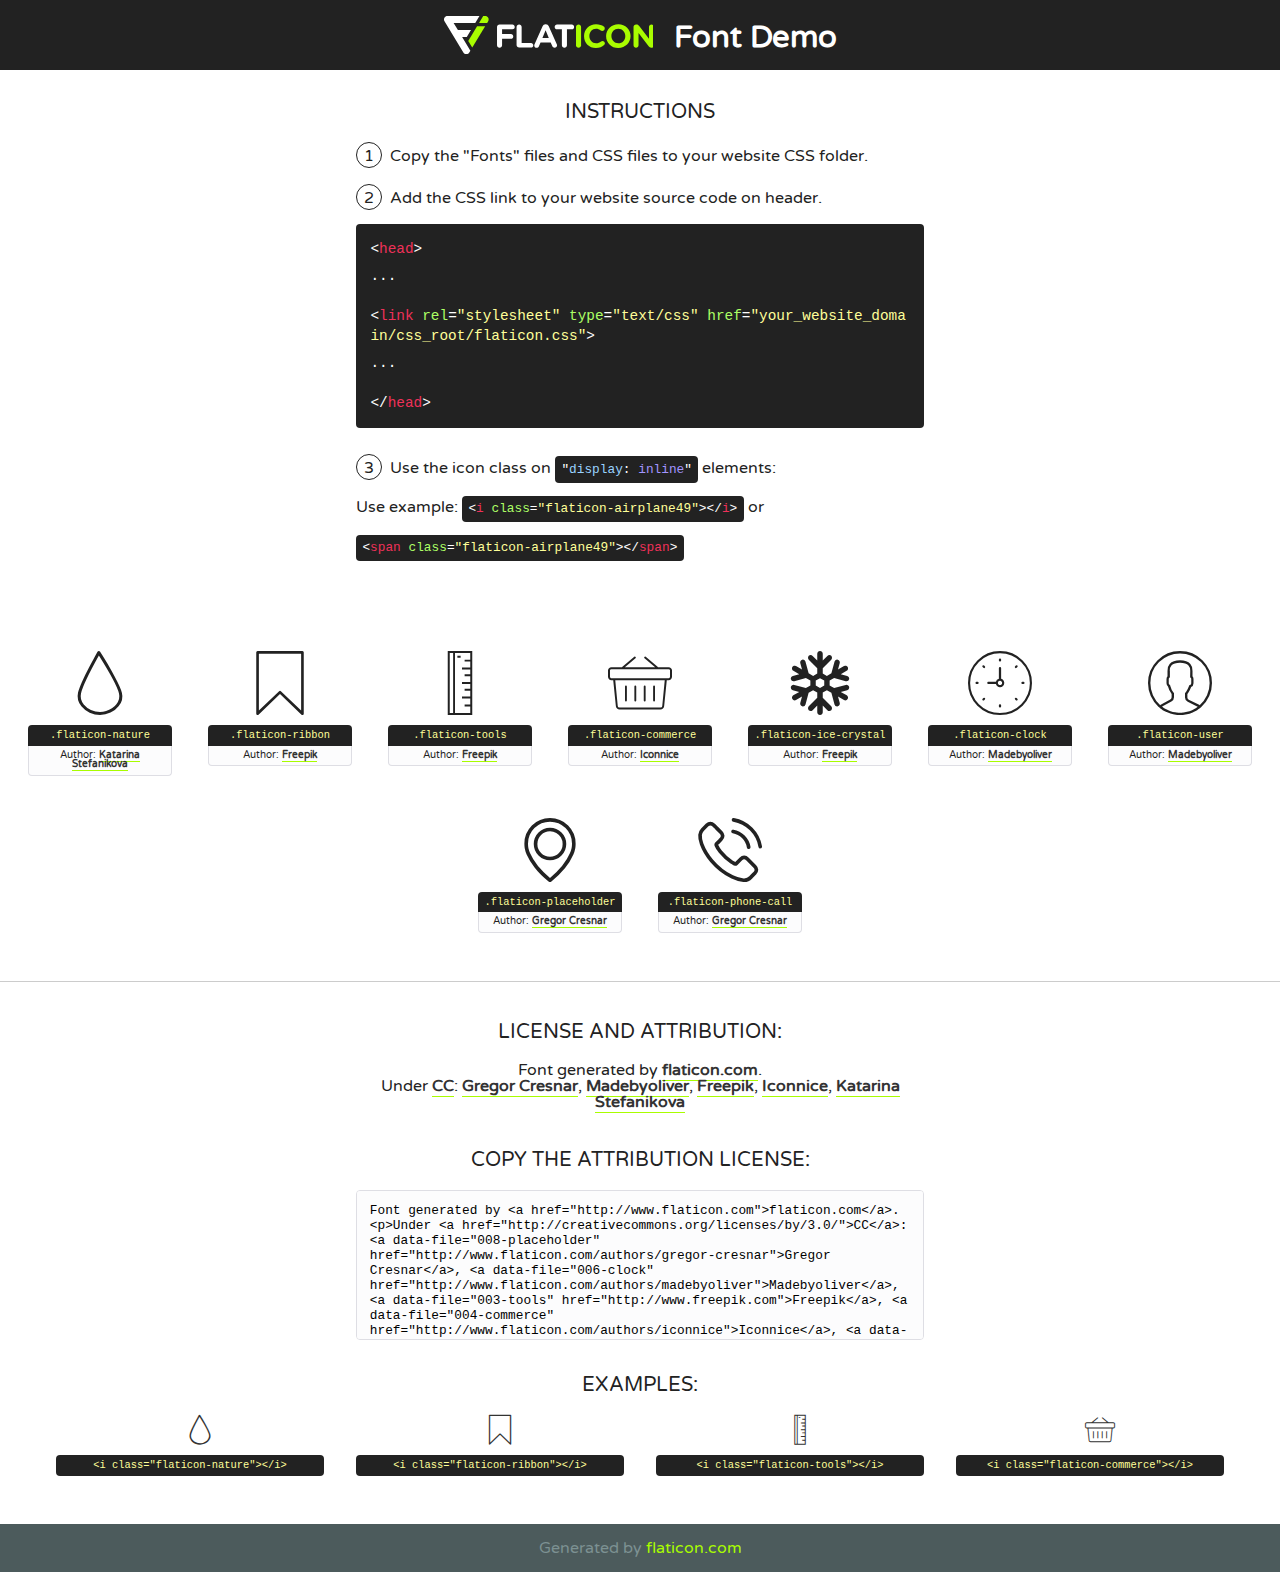
<file: zaobkz/assets/svg/font/flaticon.html>
<!DOCTYPE html>
<!--
  Flaticon icon font: Flaticon
  Creation date: 29/03/2017 11:40
-->
<html>
<!DOCTYPE html>
<html>

<head>
    <title>Flaticon WebFont</title>
    <link href="http://fonts.googleapis.com/css?family=Varela+Round" rel="stylesheet" type="text/css" />
    <link rel="stylesheet" type="text/css" href="flaticon.css">
    <meta charset="UTF-8">
    <style>
    html, body, div, span, applet, object, iframe,
    h1, h2, h3, h4, h5, h6, p, blockquote, pre,
    a, abbr, acronym, address, big, cite, code,
    del, dfn, em, img, ins, kbd, q, s, samp,
    small, strike, strong, sub, sup, tt, var,
    b, u, i, center,
    dl, dt, dd, ol, ul, li,
    fieldset, form, label, legend,
    table, caption, tbody, tfoot, thead, tr, th, td,
    article, aside, canvas, details, embed, 
    figure, figcaption, footer, header, hgroup, 
    menu, nav, output, ruby, section, summary,
    time, mark, audio, video {
        margin: 0;
        padding: 0;
        border: 0;
        font-size: 100%;
        font: inherit;
        vertical-align: baseline;
    }
    /* HTML5 display-role reset for older browsers */
    article, aside, details, figcaption, figure, 
    footer, header, hgroup, menu, nav, section {
        display: block;
    }
    body {
        line-height: 1;
    }
    ol, ul {
        list-style: none;
    }
    blockquote, q {
        quotes: none;
    }
    blockquote:before, blockquote:after,
    q:before, q:after {
        content: '';
        content: none;
    }
    table {
        border-collapse: collapse;
        border-spacing: 0;
    }
    body {
        font-family: 'Varela Round', Helvetica, Arial, sans-serif;
        font-size: 16px;
        color: #222;
    }
    a {
        color: #333;
        border-bottom: 1px solid #a9fd00;
        font-weight: bold;
        text-decoration: none;
    }
    * {
        -moz-box-sizing: border-box;
        -webkit-box-sizing: border-box;
        box-sizing: border-box;
        margin: 0;
        padding: 0;
    }
    [class^="flaticon-"]:before, [class*=" flaticon-"]:before, [class^="flaticon-"]:after, [class*=" flaticon-"]:after {
        font-family: Flaticon;
        font-size: 30px;
        font-style: normal;
        margin-left: 20px;
        color: #333;
    }
    .wrapper {
        max-width: 600px;
        margin: auto;
        padding: 0 1em;
    }
    .title {
        font-size: 1.25em;
        text-align: center;
        margin-bottom: 1em;
        text-transform: uppercase;
    }
    header {
        text-align: center;
        background-color: #222;
        color: #fff;
        padding: 1em;
    }
    header .logo {
        width: 210px;
        height: 38px;
        display: inline-block;
        vertical-align: middle;
        margin-right: 1em;
        border: none;
    }
    header strong {
        font-size: 1.95em;
        font-weight: bold;
        vertical-align: middle;
        margin-top: 5px;
        display: inline-block;
    }
    .demo {
        margin: 2em auto;
        line-height: 1.25em;
    }
    .demo ul li {
        margin-bottom: 1em;
    }
    .demo ul li .num {
        color: #222;
        border-radius: 20px;
        display: inline-block;
        width: 26px;
        padding: 3px;
        height: 26px;
        text-align: center;
        margin-right: 0.5em;
        border: 1px solid #222;
    }
    .demo ul li code {
        background-color: #222;
        border-radius: 4px;
        padding: 0.25em 0.5em;
        display: inline-block;
        color: #fff;
        font-family: Consolas,Monaco,Lucida Console,Liberation Mono,DejaVu Sans Mono,Bitstream Vera Sans Mono,Courier New, monospace;
        font-weight: lighter;
        margin-top: 1em;
        font-size: 0.8em;
        word-break: break-all;
    }
    .demo ul li code.big {
        padding: 1em;
        font-size: 0.9em;
    }
    .demo ul li code .red {
        color: #EF3159;
    }
    .demo ul li code .green {
        color: #ACFF65;
    }
    .demo ul li code .yellow {
        color: #FFFF99;
    }
    .demo ul li code .blue {
        color: #99D3FF;
    }
    .demo ul li code .purple {
        color: #A295FF;
    }
    .demo ul li code .dots {
        margin-top: 0.5em;
        display: block;
    }
    #glyphs {
        border-bottom: 1px solid #ccc;
        padding: 2em 0;
        text-align: center;
    }
    .glyph {
        display: inline-block;
        width: 9em;
        margin: 1em;
        text-align: center;
        vertical-align: top;
        background: #FFF;
    }
    .glyph .glyph-icon {
        padding: 10px;
        display: block;
        font-family:"Flaticon";
        font-size: 64px;
        line-height: 1;
    }
    .glyph .glyph-icon:before {
        font-size: 64px;
        color: #222;
        margin-left: 0;
    }
    .class-name {
        font-size: 0.65em;
        background-color: #222;
        color: #fff;
        border-radius: 4px 4px 0 0;
        padding: 0.5em;
        color: #FFFF99;
        font-family: Consolas,Monaco,Lucida Console,Liberation Mono,DejaVu Sans Mono,Bitstream Vera Sans Mono,Courier New, monospace;
    }
    .author-name {
        font-size: 0.6em;
        background-color: #fcfcfd;
        border: 1px solid #DEDEE4;
        border-top: 0;
        border-radius: 0 0 4px 4px;
        padding: 0.5em;
    }
    .class-name:last-child {
        font-size: 10px;
        color:#888;
    }
    .class-name:last-child a {
        font-size: 10px;
        color:#555;
    }
    .class-name:last-child a:hover {
        color:#a9fd00;
    }
    .glyph > input {
        display: block;
        width: 100px;
        margin: 5px auto;
        text-align: center;
        font-size: 12px;
        cursor: text;
    }
    .glyph > input.icon-input {
        font-family:"Flaticon";
        font-size: 16px;
        margin-bottom: 10px;
    }
    .attribution .title {
        margin-top: 2em;
    }
    .attribution textarea {
        background-color: #fcfcfd;
        padding: 1em;
        border: none;
        box-shadow: none;
        border: 1px solid #DEDEE4;
        border-radius: 4px;
        resize: none;
        width: 100%;
        height: 150px;
        font-size: 0.8em;
        font-family: Consolas,Monaco,Lucida Console,Liberation Mono,DejaVu Sans Mono,Bitstream Vera Sans Mono,Courier New, monospace;
        -webkit-appearance: none;
    }
    .iconsuse {
        margin: 2em auto;
        text-align: center;
        max-width: 1200px;
    }
    .iconsuse:after {
        content: '';
        display: table;
        clear: both;
    }
    .iconsuse .image {
        float: left;
        width: 25%;
        padding: 0 1em;
    }
    .iconsuse .image p {
        margin-bottom: 1em;
    }
    .iconsuse .image span {
        display: block;
        font-size: 0.65em;
        background-color: #222;
        color: #fff;
        border-radius: 4px;
        padding: 0.5em;
        color: #FFFF99;
        margin-top: 1em;
        font-family: Consolas,Monaco,Lucida Console,Liberation Mono,DejaVu Sans Mono,Bitstream Vera Sans Mono,Courier New, monospace;
    }
    #footer {
        text-align: center;
        background-color: #4C5B5C;
        color: #7c9192;
        padding: 1em;
    }
    #footer a {
        border: none;
        color: #a9fd00;
        font-weight: normal;
    }
    @media (max-width: 960px) {
        .iconsuse .image {
            width: 50%;
        }
    }
    @media (max-width: 560px) {
        .iconsuse .image {
            width: 100%;
        }
    }
    </style>
</head>

<body class="characters-off">

    <header>
        <a href="http://www.flaticon.com" target="_blank" class="logo">
            <svg version="1.1" xmlns="http://www.w3.org/2000/svg" xmlns:xlink="http://www.w3.org/1999/xlink" xmlns:a="http://ns.adobe.com/AdobeSVGViewerExtensions/3.0/" viewBox="0 0 560.875 102.036" enable-background="new 0 0 560.875 102.036" xml:space="preserve">
                <defs>
                </defs>
                <g>
                    <g class="letters">
                        <path fill="#ffffff" d="M141.596,29.675c0-3.777,2.985-6.767,6.764-6.767h34.438c3.426,0,6.15,2.728,6.15,6.15
                        c0,3.43-2.724,6.149-6.15,6.149h-27.674v13.091h23.719c3.429,0,6.151,2.724,6.151,6.15c0,3.43-2.723,6.149-6.151,6.149h-23.719
                        v17.574c0,3.773-2.986,6.761-6.764,6.761c-3.779,0-6.764-2.989-6.764-6.761V29.675z"></path>
                        <path fill="#ffffff" d="M193.844,29.149c0-3.781,2.985-6.767,6.764-6.767c3.776,0,6.763,2.985,6.763,6.767v42.957h25.039
                        c3.426,0,6.149,2.726,6.149,6.153c0,3.425-2.723,6.15-6.149,6.15h-31.802c-3.779,0-6.764-2.986-6.764-6.768V29.149z"></path>
                        <path fill="#ffffff" d="M241.891,75.71l21.438-48.407c1.492-3.341,4.215-5.357,7.906-5.357h0.792
                        c3.686,0,6.323,2.017,7.815,5.357l21.439,48.407c0.436,0.967,0.701,1.845,0.701,2.723c0,3.602-2.809,6.501-6.414,6.501
                        c-3.161,0-5.269-1.845-6.499-4.655l-4.132-9.661h-27.059l-4.301,10.102c-1.144,2.631-3.426,4.214-6.237,4.214
                        c-3.517,0-6.24-2.81-6.24-6.325C241.1,77.64,241.451,76.677,241.891,75.71z M279.932,58.666l-8.521-20.297l-8.526,20.297H279.932
                        z"></path>
                        <path fill="#ffffff" d="M314.864,35.387H301.86c-3.429,0-6.239-2.813-6.239-6.238c0-3.429,2.811-6.24,6.239-6.24h39.533
                        c3.426,0,6.237,2.811,6.237,6.24c0,3.425-2.811,6.238-6.237,6.238h-13.001v42.785c0,3.773-2.99,6.761-6.764,6.761
                        c-3.779,0-6.764-2.989-6.764-6.761V35.387z"></path>
                        <path fill="#A9FD00" d="M352.615,29.149c0-3.781,2.985-6.767,6.767-6.767c3.774,0,6.761,2.985,6.761,6.767v49.024
                        c0,3.773-2.987,6.761-6.761,6.761c-3.781,0-6.767-2.989-6.767-6.761V29.149z"></path>
                        <path fill="#A9FD00" d="M374.132,53.836v-0.179c0-17.481,13.178-31.801,32.065-31.801c9.22,0,15.459,2.458,20.557,6.238
                        c1.402,1.054,2.637,2.985,2.637,5.357c0,3.692-2.985,6.59-6.681,6.59c-1.845,0-3.071-0.702-4.044-1.319
                        c-3.776-2.813-7.729-4.393-12.562-4.393c-10.364,0-17.831,8.611-17.831,19.154v0.173c0,10.542,7.291,19.329,17.831,19.329
                        c5.715,0,9.492-1.756,13.359-4.834c1.049-0.874,2.458-1.491,4.039-1.491c3.429,0,6.325,2.813,6.325,6.236
                        c0,2.106-1.056,3.78-2.282,4.834c-5.539,4.834-12.036,7.733-21.878,7.733C387.572,85.464,374.132,71.493,374.132,53.836z"></path>
                        <path fill="#A9FD00" d="M433.009,53.836v-0.179c0-17.481,13.79-31.801,32.766-31.801c18.981,0,32.592,14.143,32.592,31.628v0.173
                        c0,17.483-13.785,31.807-32.769,31.807C446.625,85.464,433.009,71.32,433.009,53.836z M484.224,53.836v-0.179
                        c0-10.539-7.725-19.326-18.626-19.326c-10.893,0-18.449,8.611-18.449,19.154v0.173c0,10.542,7.73,19.329,18.626,19.329
                        C476.676,72.986,484.224,64.378,484.224,53.836z"></path>
                        <path fill="#A9FD00" d="M506.233,29.321c0-3.774,2.99-6.763,6.767-6.763h1.401c3.252,0,5.183,1.583,7.029,3.953l26.093,34.265
                        V29.059c0-3.692,2.99-6.677,6.681-6.677c3.683,0,6.671,2.985,6.671,6.677v48.934c0,3.78-2.987,6.765-6.764,6.765h-0.436
                        c-3.257,0-5.188-1.581-7.034-3.953l-27.056-35.492v32.944c0,3.687-2.985,6.676-6.678,6.676c-3.683,0-6.673-2.989-6.673-6.676
                        V29.321z"></path>
                    </g>
                    <g class="insignia">
                        <path fill="#ffffff" d="M48.372,56.137h12.517l11.156-18.537H37.186L25.688,18.539h57.825L94.668,0H9.271
                        C5.925,0,2.842,1.801,1.198,4.716c-1.644,2.907-1.593,6.482,0.134,9.343l50.38,83.501c1.678,2.781,4.689,4.476,7.938,4.476
                        c3.246,0,6.257-1.695,7.935-4.476l2.898-4.804L48.372,56.137z"></path>
                        <g class="i">
                            <path fill="#A9FD00" d="M93.575,18.539h0.031v0.004l21.652,0.004l2.705-4.488c1.727-2.861,1.778-6.436,0.133-9.343
                            C116.454,1.801,113.371,0,110.026,0h-5.294L93.575,18.539z"></path>
                            <polygon fill="#A9FD00" points="88.291,27.356 64.725,66.486 75.519,84.404 109.942,27.356"></polygon>
                        </g>
                    </g>
                </g>
            </svg>
        </a>
        <strong>Font Demo</strong>
    </header>


    <section class="demo wrapper">

        <p class="title">Instructions</p>

        <ul>
            <li>
                <span class="num">1</span>Copy the "Fonts" files and CSS files to your website CSS folder.
            </li>
            <li>
                <span class="num">2</span>Add the CSS link to your website source code on header.
                <code class="big">
                    &lt;<span class="red">head</span>&gt;
                    <br/><span class="dots">...</span>
                    <br/>&lt;<span class="red">link</span> <span class="green">rel</span>=<span class="yellow">"stylesheet"</span> <span class="green">type</span>=<span class="yellow">"text/css"</span> <span class="green">href</span>=<span class="yellow">"your_website_domain/css_root/flaticon.css"</span>&gt;
                    <br/><span class="dots">...</span>
                    <br/>&lt;/<span class="red">head</span>&gt;
                </code>
            </li>

            <li>
                <p>
                    <span class="num">3</span>Use the icon class on <code>"<span class="blue">display</span>:<span class="purple"> inline</span>"</code> elements:
                    <br />
                    Use example: <code>&lt;<span class="red">i</span> <span class="green">class</span>=<span class="yellow">&quot;flaticon-airplane49&quot;</span>&gt;&lt;/<span class="red">i</span>&gt;</code> or <code>&lt;<span class="red">span</span> <span class="green">class</span>=<span class="yellow">&quot;flaticon-airplane49&quot;</span>&gt;&lt;/<span class="red">span</span>&gt;</code>
            </li>
        </ul>

    </section>




   <section id="glyphs">          
    
      
        <div class="glyph"><div class="glyph-icon flaticon-nature"></div>
            <div class="class-name">.flaticon-nature</div>
            <div class="author-name">Author: <a data-file="001-nature" href="http://www.flaticon.com/authors/katarina-stefanikova">Katarina Stefanikova</a> </div> 
        </div>        
        
        <div class="glyph"><div class="glyph-icon flaticon-ribbon"></div>
            <div class="class-name">.flaticon-ribbon</div>
            <div class="author-name">Author: <a data-file="002-ribbon" href="http://www.freepik.com">Freepik</a> </div> 
        </div>        
        
        <div class="glyph"><div class="glyph-icon flaticon-tools"></div>
            <div class="class-name">.flaticon-tools</div>
            <div class="author-name">Author: <a data-file="003-tools" href="http://www.freepik.com">Freepik</a> </div> 
        </div>        
        
        <div class="glyph"><div class="glyph-icon flaticon-commerce"></div>
            <div class="class-name">.flaticon-commerce</div>
            <div class="author-name">Author: <a data-file="004-commerce" href="http://www.flaticon.com/authors/iconnice">Iconnice</a> </div> 
        </div>        
        
        <div class="glyph"><div class="glyph-icon flaticon-ice-crystal"></div>
            <div class="class-name">.flaticon-ice-crystal</div>
            <div class="author-name">Author: <a data-file="005-ice-crystal" href="http://www.freepik.com">Freepik</a> </div> 
        </div>        
        
        <div class="glyph"><div class="glyph-icon flaticon-clock"></div>
            <div class="class-name">.flaticon-clock</div>
            <div class="author-name">Author: <a data-file="006-clock" href="http://www.flaticon.com/authors/madebyoliver">Madebyoliver</a> </div> 
        </div>        
        
        <div class="glyph"><div class="glyph-icon flaticon-user"></div>
            <div class="class-name">.flaticon-user</div>
            <div class="author-name">Author: <a data-file="007-user" href="http://www.flaticon.com/authors/madebyoliver">Madebyoliver</a> </div> 
        </div>        
        
        <div class="glyph"><div class="glyph-icon flaticon-placeholder"></div>
            <div class="class-name">.flaticon-placeholder</div>
            <div class="author-name">Author: <a data-file="008-placeholder" href="http://www.flaticon.com/authors/gregor-cresnar">Gregor Cresnar</a> </div> 
        </div>        
        
        <div class="glyph"><div class="glyph-icon flaticon-phone-call"></div>
            <div class="class-name">.flaticon-phone-call</div>
            <div class="author-name">Author: <a data-file="009-phone-call" href="http://www.flaticon.com/authors/gregor-cresnar">Gregor Cresnar</a> </div> 
        </div>        
        

    </section>



    <section class="attribution wrapper"   style="text-align:center;">

      <div class="title">License and attribution:</div><div class="attrDiv">Font generated by <a href="http://www.flaticon.com">flaticon.com</a>. <div><p>Under <a href="http://creativecommons.org/licenses/by/3.0/">CC</a>: <a data-file="008-placeholder" href="http://www.flaticon.com/authors/gregor-cresnar">Gregor Cresnar</a>, <a data-file="006-clock" href="http://www.flaticon.com/authors/madebyoliver">Madebyoliver</a>, <a data-file="003-tools" href="http://www.freepik.com">Freepik</a>, <a data-file="004-commerce" href="http://www.flaticon.com/authors/iconnice">Iconnice</a>, <a data-file="001-nature" href="http://www.flaticon.com/authors/katarina-stefanikova">Katarina Stefanikova</a></p>  </div>
      </div>
      <div class="title">Copy the Attribution License:</div>

    <textarea onclick="this.focus();this.select();">Font generated by &lt;a href=&quot;http://www.flaticon.com&quot;&gt;flaticon.com&lt;/a&gt;. <p>Under <a href="http://creativecommons.org/licenses/by/3.0/">CC</a>: <a data-file="008-placeholder" href="http://www.flaticon.com/authors/gregor-cresnar">Gregor Cresnar</a>, <a data-file="006-clock" href="http://www.flaticon.com/authors/madebyoliver">Madebyoliver</a>, <a data-file="003-tools" href="http://www.freepik.com">Freepik</a>, <a data-file="004-commerce" href="http://www.flaticon.com/authors/iconnice">Iconnice</a>, <a data-file="001-nature" href="http://www.flaticon.com/authors/katarina-stefanikova">Katarina Stefanikova</a></p>  
     </textarea>

    </section>

    <section class="iconsuse">

          <div class="title">Examples:</div>            
             
            <div class="image">
                <p>
                    <i class="glyph-icon flaticon-nature"></i> 
                    <span>&lt;i class=&quot;flaticon-nature&quot;&gt;&lt;/i&gt;</span>
                </p>
            </div>
            
            <div class="image">
                <p>
                    <i class="glyph-icon flaticon-ribbon"></i> 
                    <span>&lt;i class=&quot;flaticon-ribbon&quot;&gt;&lt;/i&gt;</span>
                </p>
            </div>
            
            <div class="image">
                <p>
                    <i class="glyph-icon flaticon-tools"></i> 
                    <span>&lt;i class=&quot;flaticon-tools&quot;&gt;&lt;/i&gt;</span>
                </p>
            </div>
            
            <div class="image">
                <p>
                    <i class="glyph-icon flaticon-commerce"></i> 
                    <span>&lt;i class=&quot;flaticon-commerce&quot;&gt;&lt;/i&gt;</span>
                </p>
            </div>
                       
        </div>
                            
    </section>

<div id="footer">
    <div>Generated by <a href="http://www.flaticon.com">flaticon.com</a>
    </div>
</div>



</body>
</html>
</file>
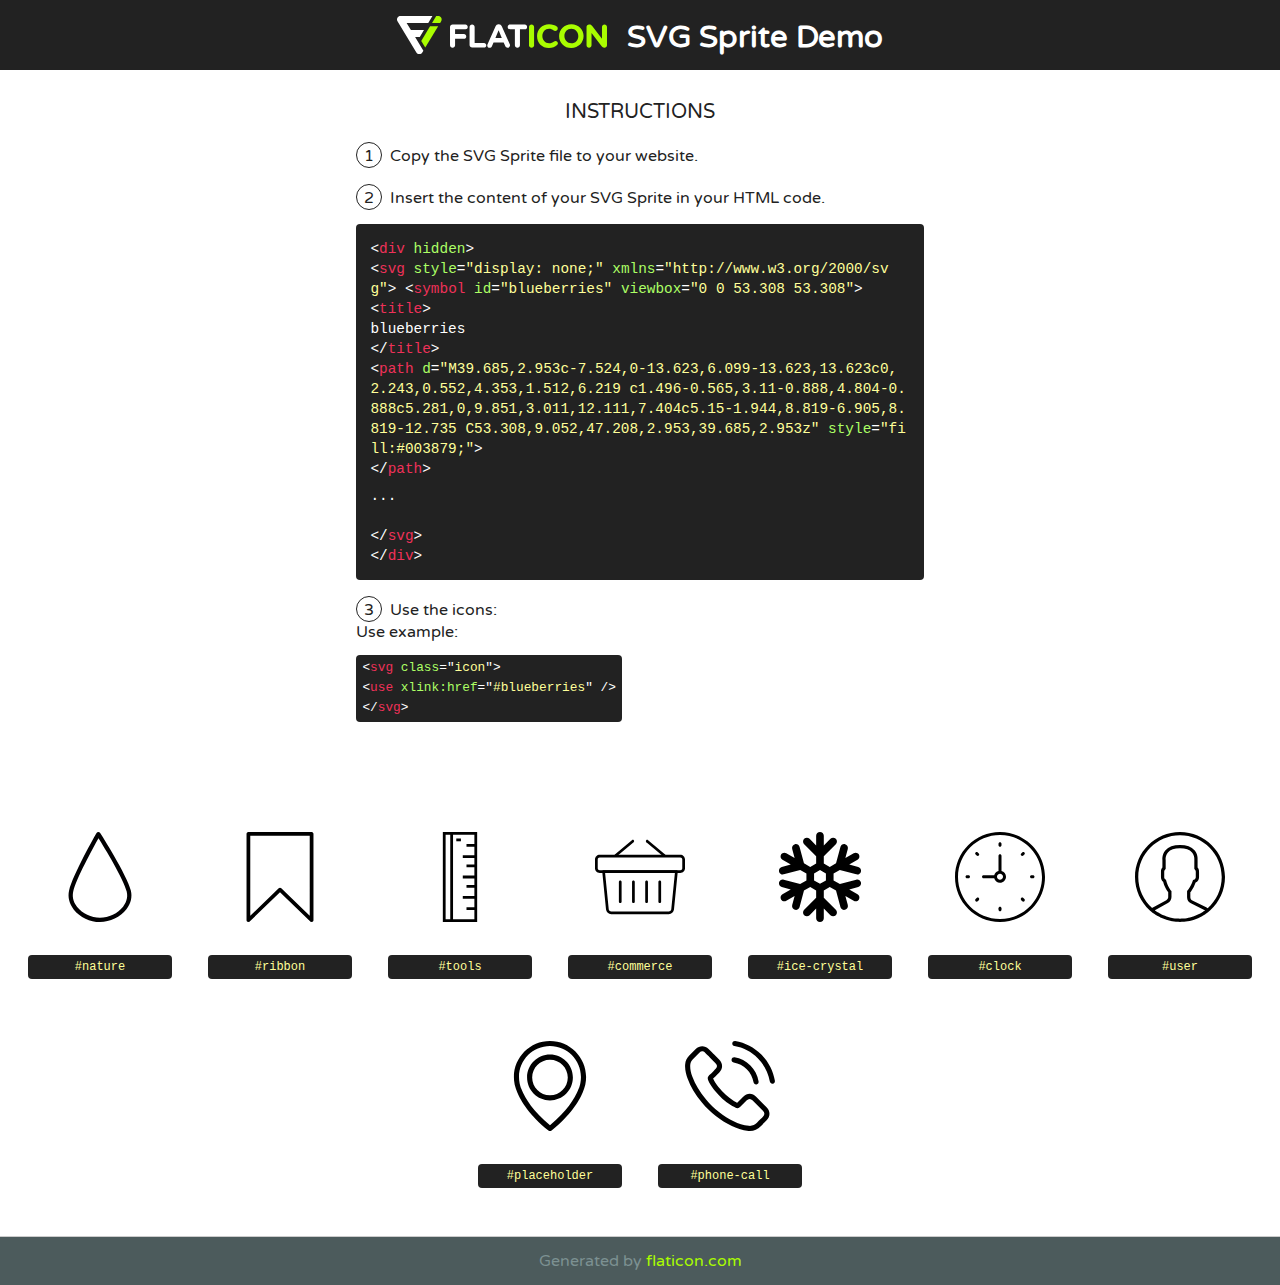
<file: zaobkz/assets/svg/sprite/My icons collection-SVG-Sprites-Demo.html>
<!DOCTYPE html>
<!--
Flaticon SVG Sprite: My icons collectionCreation date: 29/03/2017 11:40-->
<html>
<!DOCTYPE html>
<html>
<head>
    <title>Flaticon SVG Sprite</title>
    <link href="http://fonts.googleapis.com/css?family=Varela+Round" rel="stylesheet" type="text/css"/>
    <meta charset="UTF-8">
    <style>
        html, body, div, span, applet, object, iframe,
        h1, h2, h3, h4, h5, h6, p, blockquote, pre,
        a, abbr, acronym, address, big, cite, code,
        del, dfn, em, img, ins, kbd, q, s, samp,
        small, strike, strong, sub, sup, tt, var,
        b, u, i, center,
        dl, dt, dd, ol, ul, li,
        fieldset, form, label, legend,
        table, caption, tbody, tfoot, thead, tr, th, td,
        article, aside, canvas, details, embed,
        figure, figcaption, footer, header, hgroup,
        menu, nav, output, ruby, section, summary,
        time, mark, audio, video {
            margin: 0;
            padding: 0;
            border: 0;
            font-size: 100%;
            font: inherit;
            vertical-align: baseline;
        }
        /* HTML5 display-role reset for older browsers */
        article, aside, details, figcaption, figure,
        footer, header, hgroup, menu, nav, section {
            display: block;
        }
        body {
            line-height: 1;
        }
        ol, ul {
            list-style: none;
        }
        blockquote, q {
            quotes: none;
        }
        blockquote:before, blockquote:after,
        q:before, q:after {
            content: '';
            content: none;
        }
        table {
            border-collapse: collapse;
            border-spacing: 0;
        }
        body {
            font-family: 'Varela Round', Helvetica, Arial, sans-serif;
            font-size: 16px;
            color: #222;
        }
        a {
            color: #333;
            border-bottom: 1px solid #a9fd00;
            font-weight: bold;
            text-decoration: none;
        }
        * {
            -moz-box-sizing: border-box;
            -webkit-box-sizing: border-box;
            box-sizing: border-box;
            margin: 0;
            padding: 0;
        }
        .glyph svg.icon {
            width: 90px;
        }
        .wrapper {
            max-width: 600px;
            margin: auto;
            padding: 0 1em;
        }
        .title {
            font-size: 1.25em;
            text-align: center;
            margin-bottom: 1em;
            text-transform: uppercase;
        }
        header {
            text-align: center;
            background-color: #222;
            color: #fff;
            padding: 1em;
        }
        header .logo {
            width: 210px;
            height: 38px;
            display: inline-block;
            vertical-align: middle;
            margin-right: 1em;
            border: none;
        }
        header strong {
            font-size: 1.95em;
            font-weight: bold;
            vertical-align: middle;
            margin-top: 5px;
            display: inline-block;
        }
        .demo {
            margin: 2em auto;
            line-height: 1.25em;
        }
        .demo ul li {
            margin-bottom: 1em;
        }
        .demo ul li .num {
            color: #222;
            border-radius: 20px;
            display: inline-block;
            width: 26px;
            padding: 3px;
            height: 26px;
            text-align: center;
            margin-right: 0.5em;
            border: 1px solid #222;
        }
        .demo ul li code {
            background-color: #222;
            border-radius: 4px;
            padding: 0.25em 0.5em;
            display: inline-block;
            color: #fff;
            font-family: Consolas,Monaco,Lucida Console,Liberation Mono,DejaVu Sans Mono,Bitstream Vera Sans Mono,Courier New, monospace;
            font-weight: lighter;
            margin-top: 1em;
            font-size: 0.8em;
            word-break: break-all;
        }
        .demo ul li code.big {
            padding: 1em;
            font-size: 0.9em;
        }
        .demo ul li code .red {
            color: #EF3159;
        }
        .demo ul li code .green {
            color: #ACFF65;
        }
        .demo ul li code .yellow {
            color: #FFFF99;
        }
        .demo ul li code .blue {
            color: #99D3FF;
        }
        .demo ul li code .purple {
            color: #A295FF;
        }
        .demo ul li code .dots {
            margin-top: 0.5em;
            display: block;
        }
        #glyphs {
            border-bottom: 1px solid #ccc;
            padding: 2em 0;
            text-align: center;
        }
        .glyph {
            display: inline-block;
            width: 9em;
            margin: 1em;
            text-align: center;
            vertical-align: top;
            background: #FFF;
        }
        .glyph .glyph-icon {
            padding: 10px;
            display: block;
            font-family:"Flaticon";
            font-size: 64px;
            line-height: 1;
        }
        .glyph .glyph-icon:before {
            font-size: 64px;
            color: #222;
            margin-left: 0;
        }
        .class-name {
            font-size: 0.75em;
            background-color: #222;
            color: #fff;
            border-radius: 4px;
            padding: 0.5em;
            color: #FFFF99;
            font-family: Consolas,Monaco,Lucida Console,Liberation Mono,DejaVu Sans Mono,Bitstream Vera Sans Mono,Courier New, monospace;
        }
        .author-name {
            font-size: 0.6em;
            background-color: #fcfcfd;
            border: 1px solid #DEDEE4;
            border-top: 0;
            border-radius: 0 0 4px 4px;
            padding: 0.5em;
        }
        .attribution .title {
            margin-top: 2em;
        }
        .attribution textarea {
            background-color: #fcfcfd;
            padding: 1em;
            border: none;
            box-shadow: none;
            border: 1px solid #DEDEE4;
            border-radius: 4px;
            resize: none;
            width: 100%;
            height: 150px;
            font-size: 0.8em;
            font-family: Consolas,Monaco,Lucida Console,Liberation Mono,DejaVu Sans Mono,Bitstream Vera Sans Mono,Courier New, monospace;
            -webkit-appearance: none;
        }
        .iconsuse {
            margin: 2em auto;
            text-align: center;
            max-width: 1200px;
        }
        .iconsuse:after {
            content: '';
            display: table;
            clear: both;
        }
        .iconsuse .image {
            float: left;
            width: 25%;
            padding: 0 1em;
        }
        .iconsuse .image p {
            margin-bottom: 1em;
        }
        .iconsuse .image span {
            display: block;
            font-size: 0.65em;
            background-color: #222;
            color: #fff;
            border-radius: 4px;
            padding: 0.5em;
            color: #FFFF99;
            margin-top: 1em;
            font-family: Consolas,Monaco,Lucida Console,Liberation Mono,DejaVu Sans Mono,Bitstream Vera Sans Mono,Courier New, monospace;
        }
        #footer {
            text-align: center;
            background-color: #4C5B5C;
            color: #7c9192;
            padding: 1em;
        }
        #footer a {
            border: none;
            color: #a9fd00;
            font-weight: normal;
        }
        @media (max-width: 960px) {
            .iconsuse .image {
                width: 50%;
            }
        }
        @media (max-width: 560px) {
            .iconsuse .image {
                width: 100%;
            }
        }
    </style>
</head>
<body class="characters-off">
    <div hidden>
        <svg xmlns="http://www.w3.org/2000/svg" style="display: none;"><symbol id="nature" viewBox="0 0 160.624 160.624"><title>nature</title><path style="fill:#010002;" d="M80.241,160.624c-17.613,0-35.901-8.65-46.594-22.038c-8.153-10.21-11.175-22.291-8.517-34.008 C31.412,76.874,72.407,4.96,74.144,1.916C74.805,0.758,76.023,0.037,77.352,0c1.344-0.015,2.584,0.631,3.297,1.752 c1.945,3.03,47.633,74.535,54.687,102.744c2.866,11.465,0.074,23.375-7.856,33.54C116.766,151.758,98.225,160.624,80.241,160.624z M77.634,11.22c-9.861,17.65-40.03,72.738-45.094,95.036c-2.74,12.073,2.324,21.667,7.047,27.585 c9.304,11.65,25.261,19.179,40.653,19.179c15.482,0,32.062-7.9,41.247-19.67c4.567-5.851,9.4-15.289,6.467-27.013l0,0 C122.283,83.639,88.535,28.617,77.634,11.22z"/></symbol><symbol id="ribbon" viewBox="0 0 48.065 48.065"><title>ribbon</title><path d="M40.908,0H7.158c-0.553,0-1,0.448-1,1v46.065c0,0.401,0.239,0.763,0.608,0.92c0.369,0.157,0.797,0.078,1.085-0.2 l16.182-15.582l16.182,15.582c0.189,0.183,0.439,0.28,0.693,0.28c0.132,0,0.266-0.026,0.392-0.08c0.369-0.157,0.608-0.52,0.608-0.92 V1C41.908,0.448,41.46,0,40.908,0z M39.908,44.714L24.726,30.095c-0.193-0.187-0.443-0.28-0.693-0.28s-0.5,0.093-0.693,0.28 L8.158,44.714V2h31.75V44.714z"/></symbol><symbol id="tools" viewBox="0 0 512 512"><title>tools</title><g> <g> <path d="M158.351,0v512h195.299V0H158.351z M200.577,496.165h-26.392V15.835h26.392V496.165z M337.814,68.619h-44.866v15.835 h44.866v47.505h-65.979v15.835h65.979v36.948h-44.866v15.835h44.866v47.505h-65.979v15.835h65.979v36.948h-44.866v15.835h44.866 v47.505h-65.979v15.835h65.979v47.505h-44.866v15.835h44.866v52.784H216.412V15.835h121.402V68.619z"/> </g> </g><g> <g> <rect x="234.887" y="36.948" width="26.392" height="15.835"/> </g> </g></symbol><symbol id="commerce" viewBox="0 0 33 33"><title>commerce</title><g> <path d="M27.049,30.134H5.951c-0.99,0-1.81-0.743-1.908-1.728L2.659,14.537c-0.014-0.141,0.032-0.281,0.127-0.385 c0.095-0.105,0.229-0.165,0.371-0.165h26.688c0.141,0,0.276,0.06,0.371,0.165c0.095,0.104,0.141,0.245,0.127,0.385l-1.383,13.869 C28.86,29.391,28.039,30.134,27.049,30.134z M3.708,14.988l1.329,13.319c0.047,0.472,0.439,0.827,0.913,0.827h21.099 c0.474,0,0.867-0.355,0.914-0.827l1.329-13.319H3.708z"/> <g> <g> <path d="M7.604,9.106c-0.143,0-0.285-0.061-0.383-0.179C7.042,8.716,7.07,8.4,7.282,8.223l6.246-5.24 c0.213-0.177,0.528-0.15,0.704,0.062c0.178,0.211,0.15,0.527-0.062,0.704l-6.246,5.24C7.831,9.067,7.717,9.106,7.604,9.106z"/> </g> <g> <path d="M25.397,9.106c-0.113,0-0.227-0.039-0.321-0.117l-6.247-5.24c-0.211-0.178-0.239-0.493-0.062-0.705 c0.179-0.211,0.493-0.239,0.705-0.062l6.247,5.24c0.211,0.178,0.239,0.493,0.062,0.705C25.682,9.045,25.54,9.106,25.397,9.106z"/> </g> </g> <path d="M31.275,14.988H1.725C0.774,14.988,0,14.214,0,13.263v-3.198c0-0.951,0.774-1.725,1.725-1.725h29.55 c0.951,0,1.725,0.774,1.725,1.725v3.198C33,14.214,32.227,14.988,31.275,14.988z M1.725,9.339C1.325,9.339,1,9.664,1,10.064v3.198 c0,0.4,0.325,0.725,0.725,0.725h29.55c0.399,0,0.725-0.325,0.725-0.725v-3.198c0-0.4-0.325-0.725-0.725-0.725H1.725z"/> </g><g> <path d="M9.255,26.048c-0.276,0-0.5-0.224-0.5-0.5v-7.25c0-0.276,0.224-0.5,0.5-0.5s0.5,0.224,0.5,0.5v7.25 C9.755,25.825,9.532,26.048,9.255,26.048z"/> <path d="M14.085,26.048c-0.276,0-0.5-0.224-0.5-0.5v-7.25c0-0.276,0.224-0.5,0.5-0.5s0.5,0.224,0.5,0.5v7.25 C14.585,25.825,14.362,26.048,14.085,26.048z"/> <path d="M18.915,26.048c-0.276,0-0.5-0.224-0.5-0.5v-7.25c0-0.276,0.224-0.5,0.5-0.5s0.5,0.224,0.5,0.5v7.25 C19.415,25.825,19.191,26.048,18.915,26.048z"/> <path d="M23.745,26.048c-0.276,0-0.5-0.224-0.5-0.5v-7.25c0-0.276,0.224-0.5,0.5-0.5s0.5,0.224,0.5,0.5v7.25 C24.245,25.825,24.021,26.048,23.745,26.048z"/> </g></symbol><symbol id="ice-crystal" viewBox="0 0 463.229 463.229"><title>ice-crystal</title><path d="M418.193,245.165l-84.252,22.564l-32.476-18.734v-35.156l32.105-18.436l84.621,22.674c1.701,0.454,3.41,0.678,5.104,0.678 c8.692,0,16.646-5.805,18.995-14.598c2.815-10.508-3.415-21.307-13.922-24.119l-46.391-12.43l42.766-24.553 c9.426-5.414,12.688-17.449,7.273-26.879c-5.433-9.43-17.444-12.697-26.874-7.27l-42.854,24.611l12.427-46.407 c2.812-10.505-3.409-21.306-13.921-24.118c-10.442-2.739-21.285,3.422-24.101,13.92l-22.58,84.256l-32.306,18.553l-30.625-17.707 V124.86l61.931-61.93c7.688-7.692,7.688-20.151,0-27.844c-7.69-7.691-20.146-7.691-27.842,0l-34.089,34.088V19.688 C251.183,8.816,242.365,0,231.492,0c-10.871,0-19.688,8.815-19.688,19.688V68.93l-33.841-33.844c-7.691-7.691-20.15-7.691-27.843,0 c-7.691,7.692-7.691,20.151,0,27.844l61.684,61.683v37.544l-30.393,17.534l-32.306-18.536l-22.564-84.242 c-2.811-10.498-13.603-16.676-24.1-13.92C91.935,65.805,85.7,76.606,88.515,87.111l12.426,46.399l-42.852-24.604 c-9.447-5.428-21.472-2.168-26.878,7.275c-5.411,9.432-2.148,21.459,7.281,26.873l42.762,24.553l-46.392,12.43 c-10.507,2.812-16.74,13.611-13.926,24.119c2.355,8.793,10.307,14.598,19,14.598c1.693,0,3.403-0.224,5.109-0.678l84.632-22.682 l32.069,18.412l0.033,35.188l-32.486,18.768l-84.248-22.598c-10.433-2.738-21.291,3.43-24.109,13.924 c-2.814,10.504,3.419,21.306,13.926,24.103l46.222,12.397l-42.641,24.616c-9.413,5.441-12.643,17.472-7.199,26.886 c3.647,6.336,10.263,9.844,17.06,9.844c3.337,0,6.724-0.83,9.827-2.646l42.857-24.732l-12.473,46.577 c-2.815,10.522,3.42,21.29,13.926,24.119c1.701,0.461,3.41,0.679,5.104,0.679c8.689,0,16.641-5.814,18.996-14.613l22.676-84.605 l32.252-18.609l30.335,17.504v38.025l-61.684,61.685c-7.691,7.69-7.691,20.147,0,27.842c3.846,3.846,8.875,5.752,13.921,5.752 c5.029,0,10.076-1.906,13.922-5.752l33.841-33.842v49.225c0,10.892,8.817,19.689,19.688,19.689 c10.873,0,19.691-8.799,19.691-19.689v-49.471l34.089,34.088c3.845,3.846,8.874,5.752,13.921,5.752s10.076-1.906,13.921-5.752 c7.688-7.693,7.688-20.15,0-27.842l-61.931-61.931V300.76l30.595-17.658l32.243,18.609l22.676,84.605 c2.352,8.799,10.304,14.613,18.992,14.613c1.688,0,3.402-0.218,5.107-0.679c10.512-2.829,16.732-13.597,13.921-24.119 l-12.487-46.577l42.873,24.732c3.104,1.814,6.49,2.646,9.828,2.646c6.797,0,13.411-3.508,17.059-9.844 c5.443-9.414,2.215-21.443-7.199-26.886L382.15,295.59l46.221-12.398c10.507-2.797,16.737-13.6,13.922-24.102 C439.495,248.594,428.682,242.413,418.193,245.165z M262.087,248.995l-30.472,17.599l-30.45-17.6l-0.034-35.219l30.484-17.587 l30.472,17.613V248.995z"/></symbol><symbol id="clock" viewBox="0 0 60 60"><title>clock</title><path d="M30,0C13.458,0,0,13.458,0,30s13.458,30,30,30s30-13.458,30-30S46.542,0,30,0z M30,58C14.561,58,2,45.439,2,30 S14.561,2,30,2s28,12.561,28,28S45.439,58,30,58z"/><path d="M31,26.021V15.879c0-0.553-0.448-1-1-1s-1,0.447-1,1v10.142c-1.399,0.364-2.494,1.459-2.858,2.858H19c-0.552,0-1,0.447-1,1 s0.448,1,1,1h7.142c0.447,1.72,2,3,3.858,3c2.206,0,4-1.794,4-4C34,28.02,32.72,26.468,31,26.021z M30,31.879c-1.103,0-2-0.897-2-2 s0.897-2,2-2s2,0.897,2,2S31.103,31.879,30,31.879z"/><path d="M30,9.879c0.552,0,1-0.447,1-1v-1c0-0.553-0.448-1-1-1s-1,0.447-1,1v1C29,9.432,29.448,9.879,30,9.879z"/><path d="M30,49.879c-0.552,0-1,0.447-1,1v1c0,0.553,0.448,1,1,1s1-0.447,1-1v-1C31,50.326,30.552,49.879,30,49.879z"/><path d="M52,28.879h-1c-0.552,0-1,0.447-1,1s0.448,1,1,1h1c0.552,0,1-0.447,1-1S52.552,28.879,52,28.879z"/><path d="M9,28.879H8c-0.552,0-1,0.447-1,1s0.448,1,1,1h1c0.552,0,1-0.447,1-1S9.552,28.879,9,28.879z"/><path d="M44.849,13.615l-0.707,0.707c-0.391,0.391-0.391,1.023,0,1.414c0.195,0.195,0.451,0.293,0.707,0.293 s0.512-0.098,0.707-0.293l0.707-0.707c0.391-0.391,0.391-1.023,0-1.414S45.24,13.225,44.849,13.615z"/><path d="M14.444,44.021l-0.707,0.707c-0.391,0.391-0.391,1.023,0,1.414c0.195,0.195,0.451,0.293,0.707,0.293 s0.512-0.098,0.707-0.293l0.707-0.707c0.391-0.391,0.391-1.023,0-1.414S14.834,43.631,14.444,44.021z"/><path d="M45.556,44.021c-0.391-0.391-1.023-0.391-1.414,0s-0.391,1.023,0,1.414l0.707,0.707c0.195,0.195,0.451,0.293,0.707,0.293 s0.512-0.098,0.707-0.293c0.391-0.391,0.391-1.023,0-1.414L45.556,44.021z"/><path d="M15.151,13.615c-0.391-0.391-1.023-0.391-1.414,0s-0.391,1.023,0,1.414l0.707,0.707c0.195,0.195,0.451,0.293,0.707,0.293 s0.512-0.098,0.707-0.293c0.391-0.391,0.391-1.023,0-1.414L15.151,13.615z"/></symbol><symbol id="user" viewBox="0 0 55 55"><title>user</title><path d="M55,27.5C55,12.337,42.663,0,27.5,0S0,12.337,0,27.5c0,8.009,3.444,15.228,8.926,20.258l-0.026,0.023l0.892,0.752 c0.058,0.049,0.121,0.089,0.179,0.137c0.474,0.393,0.965,0.766,1.465,1.127c0.162,0.117,0.324,0.234,0.489,0.348 c0.534,0.368,1.082,0.717,1.642,1.048c0.122,0.072,0.245,0.142,0.368,0.212c0.613,0.349,1.239,0.678,1.88,0.98 c0.047,0.022,0.095,0.042,0.142,0.064c2.089,0.971,4.319,1.684,6.651,2.105c0.061,0.011,0.122,0.022,0.184,0.033 c0.724,0.125,1.456,0.225,2.197,0.292c0.09,0.008,0.18,0.013,0.271,0.021C25.998,54.961,26.744,55,27.5,55 c0.749,0,1.488-0.039,2.222-0.098c0.093-0.008,0.186-0.013,0.279-0.021c0.735-0.067,1.461-0.164,2.178-0.287 c0.062-0.011,0.125-0.022,0.187-0.034c2.297-0.412,4.495-1.109,6.557-2.055c0.076-0.035,0.153-0.068,0.229-0.104 c0.617-0.29,1.22-0.603,1.811-0.936c0.147-0.083,0.293-0.167,0.439-0.253c0.538-0.317,1.067-0.648,1.581-1 c0.185-0.126,0.366-0.259,0.549-0.391c0.439-0.316,0.87-0.642,1.289-0.983c0.093-0.075,0.193-0.14,0.284-0.217l0.915-0.764 l-0.027-0.023C51.523,42.802,55,35.55,55,27.5z M2,27.5C2,13.439,13.439,2,27.5,2S53,13.439,53,27.5 c0,7.577-3.325,14.389-8.589,19.063c-0.294-0.203-0.59-0.385-0.893-0.537l-8.467-4.233c-0.76-0.38-1.232-1.144-1.232-1.993v-2.957 c0.196-0.242,0.403-0.516,0.617-0.817c1.096-1.548,1.975-3.27,2.616-5.123c1.267-0.602,2.085-1.864,2.085-3.289v-3.545 c0-0.867-0.318-1.708-0.887-2.369v-4.667c0.052-0.519,0.236-3.448-1.883-5.864C34.524,9.065,31.541,8,27.5,8 s-7.024,1.065-8.867,3.168c-2.119,2.416-1.935,5.345-1.883,5.864v4.667c-0.568,0.661-0.887,1.502-0.887,2.369v3.545 c0,1.101,0.494,2.128,1.34,2.821c0.81,3.173,2.477,5.575,3.093,6.389v2.894c0,0.816-0.445,1.566-1.162,1.958l-7.907,4.313 c-0.252,0.137-0.502,0.297-0.752,0.476C5.276,41.792,2,35.022,2,27.5z M42.459,48.132c-0.35,0.254-0.706,0.5-1.067,0.735 c-0.166,0.108-0.331,0.216-0.5,0.321c-0.472,0.292-0.952,0.57-1.442,0.83c-0.108,0.057-0.217,0.111-0.326,0.167 c-1.126,0.577-2.291,1.073-3.488,1.476c-0.042,0.014-0.084,0.029-0.127,0.043c-0.627,0.208-1.262,0.393-1.904,0.552 c-0.002,0-0.004,0.001-0.006,0.001c-0.648,0.16-1.304,0.293-1.964,0.402c-0.018,0.003-0.036,0.007-0.054,0.01 c-0.621,0.101-1.247,0.174-1.875,0.229c-0.111,0.01-0.222,0.017-0.334,0.025C28.751,52.97,28.127,53,27.5,53 c-0.634,0-1.266-0.031-1.895-0.078c-0.109-0.008-0.218-0.015-0.326-0.025c-0.634-0.056-1.265-0.131-1.89-0.233 c-0.028-0.005-0.056-0.01-0.084-0.015c-1.322-0.221-2.623-0.546-3.89-0.971c-0.039-0.013-0.079-0.027-0.118-0.04 c-0.629-0.214-1.251-0.451-1.862-0.713c-0.004-0.002-0.009-0.004-0.013-0.006c-0.578-0.249-1.145-0.525-1.705-0.816 c-0.073-0.038-0.147-0.074-0.219-0.113c-0.511-0.273-1.011-0.568-1.504-0.876c-0.146-0.092-0.291-0.185-0.435-0.279 c-0.454-0.297-0.902-0.606-1.338-0.933c-0.045-0.034-0.088-0.07-0.133-0.104c0.032-0.018,0.064-0.036,0.096-0.054l7.907-4.313 c1.36-0.742,2.205-2.165,2.205-3.714l-0.001-3.602l-0.23-0.278c-0.022-0.025-2.184-2.655-3.001-6.216l-0.091-0.396l-0.341-0.221 c-0.481-0.311-0.769-0.831-0.769-1.392v-3.545c0-0.465,0.197-0.898,0.557-1.223l0.33-0.298v-5.57l-0.009-0.131 c-0.003-0.024-0.298-2.429,1.396-4.36C21.583,10.837,24.061,10,27.5,10c3.426,0,5.896,0.83,7.346,2.466 c1.692,1.911,1.415,4.361,1.413,4.381l-0.009,5.701l0.33,0.298c0.359,0.324,0.557,0.758,0.557,1.223v3.545 c0,0.713-0.485,1.36-1.181,1.575l-0.497,0.153l-0.16,0.495c-0.59,1.833-1.43,3.526-2.496,5.032c-0.262,0.37-0.517,0.698-0.736,0.949 l-0.248,0.283V39.8c0,1.612,0.896,3.062,2.338,3.782l8.467,4.233c0.054,0.027,0.107,0.055,0.16,0.083 C42.677,47.979,42.567,48.054,42.459,48.132z"/></symbol><symbol id="placeholder" viewBox="0 0 477 477"><title>placeholder</title><path d="M238.4,0C133,0,47.2,85.8,47.2,191.2c0,12,1.1,24.1,3.4,35.9c0.1,0.7,0.5,2.8,1.3,6.4c2.9,12.9,7.2,25.6,12.8,37.7 c20.6,48.5,65.9,123,165.3,202.8c2.5,2,5.5,3,8.5,3s6-1,8.5-3c99.3-79.8,144.7-154.3,165.3-202.8c5.6-12.1,9.9-24.7,12.8-37.7 c0.8-3.6,1.2-5.7,1.3-6.4c2.2-11.8,3.4-23.9,3.4-35.9C429.6,85.8,343.8,0,238.4,0z M399.6,222.4c0,0.2-0.1,0.4-0.1,0.6 c-0.1,0.5-0.4,2-0.9,4.3c0,0.1,0,0.1,0,0.2c-2.5,11.2-6.2,22.1-11.1,32.6c-0.1,0.1-0.1,0.3-0.2,0.4 c-18.7,44.3-59.7,111.9-148.9,185.6c-89.2-73.7-130.2-141.3-148.9-185.6c-0.1-0.1-0.1-0.3-0.2-0.4c-4.8-10.4-8.5-21.4-11.1-32.6 c0-0.1,0-0.1,0-0.2c-0.6-2.3-0.8-3.8-0.9-4.3c0-0.2-0.1-0.4-0.1-0.7c-2-10.3-3-20.7-3-31.2c0-90.5,73.7-164.2,164.2-164.2 s164.2,73.7,164.2,164.2C402.6,201.7,401.6,212.2,399.6,222.4z"/><path d="M238.4,71.9c-66.9,0-121.4,54.5-121.4,121.4s54.5,121.4,121.4,121.4s121.4-54.5,121.4-121.4S305.3,71.9,238.4,71.9z M238.4,287.7c-52.1,0-94.4-42.4-94.4-94.4s42.4-94.4,94.4-94.4s94.4,42.4,94.4,94.4S290.5,287.7,238.4,287.7z"/></symbol><symbol id="phone-call" viewBox="0 0 473.806 473.806"><title>phone-call</title><path d="M374.456,293.506c-9.7-10.1-21.4-15.5-33.8-15.5c-12.3,0-24.1,5.3-34.2,15.4l-31.6,31.5c-2.6-1.4-5.2-2.7-7.7-4 c-3.6-1.8-7-3.5-9.9-5.3c-29.6-18.8-56.5-43.3-82.3-75c-12.5-15.8-20.9-29.1-27-42.6c8.2-7.5,15.8-15.3,23.2-22.8 c2.8-2.8,5.6-5.7,8.4-8.5c21-21,21-48.2,0-69.2l-27.3-27.3c-3.1-3.1-6.3-6.3-9.3-9.5c-6-6.2-12.3-12.6-18.8-18.6 c-9.7-9.6-21.3-14.7-33.5-14.7s-24,5.1-34,14.7c-0.1,0.1-0.1,0.1-0.2,0.2l-34,34.3c-12.8,12.8-20.1,28.4-21.7,46.5 c-2.4,29.2,6.2,56.4,12.8,74.2c16.2,43.7,40.4,84.2,76.5,127.6c43.8,52.3,96.5,93.6,156.7,122.7c23,10.9,53.7,23.8,88,26 c2.1,0.1,4.3,0.2,6.3,0.2c23.1,0,42.5-8.3,57.7-24.8c0.1-0.2,0.3-0.3,0.4-0.5c5.2-6.3,11.2-12,17.5-18.1c4.3-4.1,8.7-8.4,13-12.9 c9.9-10.3,15.1-22.3,15.1-34.6c0-12.4-5.3-24.3-15.4-34.3L374.456,293.506z M410.256,398.806 C410.156,398.806,410.156,398.906,410.256,398.806c-3.9,4.2-7.9,8-12.2,12.2c-6.5,6.2-13.1,12.7-19.3,20 c-10.1,10.8-22,15.9-37.6,15.9c-1.5,0-3.1,0-4.6-0.1c-29.7-1.9-57.3-13.5-78-23.4c-56.6-27.4-106.3-66.3-147.6-115.6 c-34.1-41.1-56.9-79.1-72-119.9c-9.3-24.9-12.7-44.3-11.2-62.6c1-11.7,5.5-21.4,13.8-29.7l34.1-34.1c4.9-4.6,10.1-7.1,15.2-7.1 c6.3,0,11.4,3.8,14.6,7c0.1,0.1,0.2,0.2,0.3,0.3c6.1,5.7,11.9,11.6,18,17.9c3.1,3.2,6.3,6.4,9.5,9.7l27.3,27.3 c10.6,10.6,10.6,20.4,0,31c-2.9,2.9-5.7,5.8-8.6,8.6c-8.4,8.6-16.4,16.6-25.1,24.4c-0.2,0.2-0.4,0.3-0.5,0.5 c-8.6,8.6-7,17-5.2,22.7c0.1,0.3,0.2,0.6,0.3,0.9c7.1,17.2,17.1,33.4,32.3,52.7l0.1,0.1c27.6,34,56.7,60.5,88.8,80.8 c4.1,2.6,8.3,4.7,12.3,6.7c3.6,1.8,7,3.5,9.9,5.3c0.4,0.2,0.8,0.5,1.2,0.7c3.4,1.7,6.6,2.5,9.9,2.5c8.3,0,13.5-5.2,15.2-6.9 l34.2-34.2c3.4-3.4,8.8-7.5,15.1-7.5c6.2,0,11.3,3.9,14.4,7.3c0.1,0.1,0.1,0.1,0.2,0.2l55.1,55.1 C420.456,377.706,420.456,388.206,410.256,398.806z"/><path d="M256.056,112.706c26.2,4.4,50,16.8,69,35.8s31.3,42.8,35.8,69c1.1,6.6,6.8,11.2,13.3,11.2c0.8,0,1.5-0.1,2.3-0.2 c7.4-1.2,12.3-8.2,11.1-15.6c-5.4-31.7-20.4-60.6-43.3-83.5s-51.8-37.9-83.5-43.3c-7.4-1.2-14.3,3.7-15.6,11 S248.656,111.506,256.056,112.706z"/><path d="M473.256,209.006c-8.9-52.2-33.5-99.7-71.3-137.5s-85.3-62.4-137.5-71.3c-7.3-1.3-14.2,3.7-15.5,11 c-1.2,7.4,3.7,14.3,11.1,15.6c46.6,7.9,89.1,30,122.9,63.7c33.8,33.8,55.8,76.3,63.7,122.9c1.1,6.6,6.8,11.2,13.3,11.2 c0.8,0,1.5-0.1,2.3-0.2C469.556,223.306,474.556,216.306,473.256,209.006z"/></symbol></svg>    </div>
    <header>
        <a href="http://www.flaticon.com" target="_blank" class="logo">
            <svg version="1.1" xmlns="http://www.w3.org/2000/svg" xmlns:xlink="http://www.w3.org/1999/xlink" xmlns:a="http://ns.adobe.com/AdobeSVGViewerExtensions/3.0/" viewBox="0 0 560.875 102.036" enable-background="new 0 0 560.875 102.036" xml:space="preserve">
                <defs>
                </defs>
                <g>
                    <g class="letters">
                        <path fill="#ffffff" d="M141.596,29.675c0-3.777,2.985-6.767,6.764-6.767h34.438c3.426,0,6.15,2.728,6.15,6.15
                        c0,3.43-2.724,6.149-6.15,6.149h-27.674v13.091h23.719c3.429,0,6.151,2.724,6.151,6.15c0,3.43-2.723,6.149-6.151,6.149h-23.719
                        v17.574c0,3.773-2.986,6.761-6.764,6.761c-3.779,0-6.764-2.989-6.764-6.761V29.675z"></path>
                        <path fill="#ffffff" d="M193.844,29.149c0-3.781,2.985-6.767,6.764-6.767c3.776,0,6.763,2.985,6.763,6.767v42.957h25.039
                        c3.426,0,6.149,2.726,6.149,6.153c0,3.425-2.723,6.15-6.149,6.15h-31.802c-3.779,0-6.764-2.986-6.764-6.768V29.149z"></path>
                        <path fill="#ffffff" d="M241.891,75.71l21.438-48.407c1.492-3.341,4.215-5.357,7.906-5.357h0.792
                        c3.686,0,6.323,2.017,7.815,5.357l21.439,48.407c0.436,0.967,0.701,1.845,0.701,2.723c0,3.602-2.809,6.501-6.414,6.501
                        c-3.161,0-5.269-1.845-6.499-4.655l-4.132-9.661h-27.059l-4.301,10.102c-1.144,2.631-3.426,4.214-6.237,4.214
                        c-3.517,0-6.24-2.81-6.24-6.325C241.1,77.64,241.451,76.677,241.891,75.71z M279.932,58.666l-8.521-20.297l-8.526,20.297H279.932
                        z"></path>
                        <path fill="#ffffff" d="M314.864,35.387H301.86c-3.429,0-6.239-2.813-6.239-6.238c0-3.429,2.811-6.24,6.239-6.24h39.533
                        c3.426,0,6.237,2.811,6.237,6.24c0,3.425-2.811,6.238-6.237,6.238h-13.001v42.785c0,3.773-2.99,6.761-6.764,6.761
                        c-3.779,0-6.764-2.989-6.764-6.761V35.387z"></path>
                        <path fill="#A9FD00" d="M352.615,29.149c0-3.781,2.985-6.767,6.767-6.767c3.774,0,6.761,2.985,6.761,6.767v49.024
                        c0,3.773-2.987,6.761-6.761,6.761c-3.781,0-6.767-2.989-6.767-6.761V29.149z"></path>
                        <path fill="#A9FD00" d="M374.132,53.836v-0.179c0-17.481,13.178-31.801,32.065-31.801c9.22,0,15.459,2.458,20.557,6.238
                        c1.402,1.054,2.637,2.985,2.637,5.357c0,3.692-2.985,6.59-6.681,6.59c-1.845,0-3.071-0.702-4.044-1.319
                        c-3.776-2.813-7.729-4.393-12.562-4.393c-10.364,0-17.831,8.611-17.831,19.154v0.173c0,10.542,7.291,19.329,17.831,19.329
                        c5.715,0,9.492-1.756,13.359-4.834c1.049-0.874,2.458-1.491,4.039-1.491c3.429,0,6.325,2.813,6.325,6.236
                        c0,2.106-1.056,3.78-2.282,4.834c-5.539,4.834-12.036,7.733-21.878,7.733C387.572,85.464,374.132,71.493,374.132,53.836z"></path>
                        <path fill="#A9FD00" d="M433.009,53.836v-0.179c0-17.481,13.79-31.801,32.766-31.801c18.981,0,32.592,14.143,32.592,31.628v0.173
                        c0,17.483-13.785,31.807-32.769,31.807C446.625,85.464,433.009,71.32,433.009,53.836z M484.224,53.836v-0.179
                        c0-10.539-7.725-19.326-18.626-19.326c-10.893,0-18.449,8.611-18.449,19.154v0.173c0,10.542,7.73,19.329,18.626,19.329
                        C476.676,72.986,484.224,64.378,484.224,53.836z"></path>
                        <path fill="#A9FD00" d="M506.233,29.321c0-3.774,2.99-6.763,6.767-6.763h1.401c3.252,0,5.183,1.583,7.029,3.953l26.093,34.265
                        V29.059c0-3.692,2.99-6.677,6.681-6.677c3.683,0,6.671,2.985,6.671,6.677v48.934c0,3.78-2.987,6.765-6.764,6.765h-0.436
                        c-3.257,0-5.188-1.581-7.034-3.953l-27.056-35.492v32.944c0,3.687-2.985,6.676-6.678,6.676c-3.683,0-6.673-2.989-6.673-6.676
                        V29.321z"></path>
                    </g>
                    <g class="insignia">
                        <path fill="#ffffff" d="M48.372,56.137h12.517l11.156-18.537H37.186L25.688,18.539h57.825L94.668,0H9.271
                        C5.925,0,2.842,1.801,1.198,4.716c-1.644,2.907-1.593,6.482,0.134,9.343l50.38,83.501c1.678,2.781,4.689,4.476,7.938,4.476
                        c3.246,0,6.257-1.695,7.935-4.476l2.898-4.804L48.372,56.137z"></path>
                        <g class="i">
                            <path fill="#A9FD00" d="M93.575,18.539h0.031v0.004l21.652,0.004l2.705-4.488c1.727-2.861,1.778-6.436,0.133-9.343
                            C116.454,1.801,113.371,0,110.026,0h-5.294L93.575,18.539z"></path>
                            <polygon fill="#A9FD00" points="88.291,27.356 64.725,66.486 75.519,84.404 109.942,27.356"></polygon>
                        </g>
                    </g>
                </g>
            </svg>
        </a>
        <strong>SVG Sprite Demo</strong>
    </header>
    <section class="demo wrapper">
        <p class="title">Instructions</p>
        <ul>
            <li>
                <span class="num">1</span>Copy the SVG Sprite file to your website.
            </li>
            <li>
                <span class="num">2</span>Insert the content of your SVG Sprite in your HTML code.
                <code class="big">
                    &lt;<span class="red">div</span> <span class="green">hidden</span>&gt;<br>
                    &lt;<span class="red">svg</span> <span class="green">style</span>=<span class="yellow">"display: none;"</span> <span class="green">xmlns</span>=<span class="yellow">"http://www.w3.org/2000/svg"</span>>
                    &lt;<span class="red">symbol</span> <span class="green">id</span>=<span class="yellow">"blueberries"</span> <span class="green">viewbox</span>=<span class="yellow">"0 0 53.308 53.308"</span>><br>
                    &lt;<span class="red">title</span>><br>
                    blueberries<br>
                    &lt;/<span class="red">title</span>><br>
                    &lt;<span class="red">path</span> <span class="green">d</span>=<span class="yellow">"M39.685,2.953c-7.524,0-13.623,6.099-13.623,13.623c0,2.243,0.552,4.353,1.512,6.219   c1.496-0.565,3.11-0.888,4.804-0.888c5.281,0,9.851,3.011,12.111,7.404c5.15-1.944,8.819-6.905,8.819-12.735   C53.308,9.052,47.208,2.953,39.685,2.953z"</span> <span class="green">style</span>=<span class="yellow">"fill:#003879;"</span>><br>
                    &lt;/<span class="red">path</span>>
                    <br/><span class="dots">...</span>
                    <br/>&lt;/<span class="red">svg</span>&gt;
                    <br/>&lt;/<span class="red">div</span>&gt;
                </code>
            </li>
            <li>
                <p>
                    <span class="num">3</span>Use the icons:
                    <br />
                    Use example:<br>
                    <code>
                        &lt;<span class="red">svg</span> <span class="green">class</span>=&quot;<span class="yellow">icon</span>&quot;&gt;<br>
                        &lt;<span class="red">use</span> <span class="green">xlink:href</span>=&quot;<span class="yellow">#blueberries</span>&quot; /&gt;<br>
                        &lt;/<span class="red">svg</span>&gt;
                    </code>
                </li>
            </ul>
        </section>
        <section id="glyphs">
                            <div class="glyph">
                    <svg class="icon">
                      <use xlink:href="#nature"></use>
                  </svg>
                  <div class="class-name">#nature</div>
              </div>
                              <div class="glyph">
                    <svg class="icon">
                      <use xlink:href="#ribbon"></use>
                  </svg>
                  <div class="class-name">#ribbon</div>
              </div>
                              <div class="glyph">
                    <svg class="icon">
                      <use xlink:href="#tools"></use>
                  </svg>
                  <div class="class-name">#tools</div>
              </div>
                              <div class="glyph">
                    <svg class="icon">
                      <use xlink:href="#commerce"></use>
                  </svg>
                  <div class="class-name">#commerce</div>
              </div>
                              <div class="glyph">
                    <svg class="icon">
                      <use xlink:href="#ice-crystal"></use>
                  </svg>
                  <div class="class-name">#ice-crystal</div>
              </div>
                              <div class="glyph">
                    <svg class="icon">
                      <use xlink:href="#clock"></use>
                  </svg>
                  <div class="class-name">#clock</div>
              </div>
                              <div class="glyph">
                    <svg class="icon">
                      <use xlink:href="#user"></use>
                  </svg>
                  <div class="class-name">#user</div>
              </div>
                              <div class="glyph">
                    <svg class="icon">
                      <use xlink:href="#placeholder"></use>
                  </svg>
                  <div class="class-name">#placeholder</div>
              </div>
                              <div class="glyph">
                    <svg class="icon">
                      <use xlink:href="#phone-call"></use>
                  </svg>
                  <div class="class-name">#phone-call</div>
              </div>
                    </section>
      <div id="footer">
        <div>Generated by <a href="http://www.flaticon.com">flaticon.com</a>
        </div>
    </div>
</body>
</html>
</file>
<file: js/drum-kit/style.css>
html {
  font-size: 10px;
  background: url(http://i.imgur.com/b9r5sEL.jpg) bottom center;
  background-size: cover;
}
body,html {
  margin: 0;
  padding: 0;
  font-family: sans-serif;
}

.keys {
  display: flex;
  flex: 1;
  min-height: 100vh;
  align-items: center;
  justify-content: center;
}

.key {
  border: .4rem solid black;
  border-radius: .5rem;
  margin: 1rem;
  font-size: 1.5rem;
  padding: 1rem .5rem;
  transition: all .07s ease;
  width: 10rem;
  text-align: center;
  color: white;
  background: rgba(0,0,0,0.4);
  text-shadow: 0 0 .5rem black;
}

.playing {
  transform: scale(1.1);
  border-color: #ffc600;
  box-shadow: 0 0 1rem #ffc600;
}

kbd {
  display: block;
  font-size: 4rem;
}

.sound {
  font-size: 1.2rem;
  text-transform: uppercase;
  letter-spacing: .1rem;
  color: #ffc600;
}
</file>
<file: anodpo/css/style.css>
/* IMPORT ===================================== */
html,
body,
div,
span,
applet,
object,
iframe,
h1,
h2,
h3,
h4,
h5,
h6,
p,
blockquote,
pre,
a,
abbr,
acronym,
address,
big,
cite,
code,
del,
dfn,
em,
img,
ins,
kbd,
q,
s,
samp,
small,
strike,
strong,
sub,
sup,
tt,
var,
b,
u,
i,
center,
dl,
dt,
dd,
ol,
ul,
li,
fieldset,
form,
label,
legend,
table,
caption,
tbody,
tfoot,
thead,
tr,
th,
td,
article,
aside,
canvas,
details,
embed,
figure,
figcaption,
footer,
header,
hgroup,
menu,
nav,
output,
ruby,
section,
summary,
time,
mark,
audio,
video {
  margin: 0;
  padding: 0;
  border: 0;
  font-size: 100%;
  font: inherit;
  vertical-align: baseline;
}
html {
  box-sizing: border-box;
}
*,
*:before,
*:after {
  box-sizing: inherit;
}
/* HTML5 display-role reset for older browsers */
article,
aside,
details,
figcaption,
figure,
footer,
header,
hgroup,
menu,
nav,
section {
  display: block;
}
body {
  line-height: 1;
}
ol,
ul {
  list-style: none;
}
blockquote,
q {
  quotes: none;
}
blockquote:before,
blockquote:after,
q:before,
q:after {
  content: '';
  content: none;
}
table {
  border-collapse: collapse;
  border-spacing: 0;
}
ul {
  margin: 0;
  padding: 0;
}
ul li {
  list-style: none;
}
a {
  text-decoration: none;
  color: inherit;
}
.open-light {
  font-family: 'Open Sans', sans-serif;
  font-weight: 300;
}
.open-reg {
  font-family: 'Open Sans', sans-serif;
  font-weight: 400;
}
.open-bold {
  font-family: 'Open Sans', sans-serif;
  font-weight: 600;
}
.clearfix:before,
.clearfix:after {
  content: " ";
  display: table;
}
.clearfix:after {
  clear: both;
}
.center {
  margin-left: auto;
  margin-right: auto;
}
.absolute_center {
  position: absolute;
  left: 50%;
  top: 50%;
  transform: translate(-50%, -50%);
}
.absolute_middle {
  position: absolute;
  top: 50%;
  transform: translateY(-50%);
}
.text-overflow {
  overflow: hidden;
  white-space: nowrap;
  text-overflow: ellipsis;
}
.link-hide-select {
  -webkit-tap-highlight-color: rgba(0, 0, 0, 0);
  -webkit-tap-highlight-color: transparent;
}
/* COMMON STYLE =============================== */
body {
  display: table;
  min-height: 100vh;
  width: 100%;
  font-family: 'Open Sans', sans-serif;
  font-weight: 300;
  font-size: 16px;
  color: #fff;
  overflow-y: scroll;
}
.main {
  display: table-row;
  height: 100%;
}
.container {
  width: 90%;
  max-width: 1170px;
  margin-left: auto;
  margin-right: auto;
}
.container:before,
.container:after {
  content: " ";
  display: table;
}
.container:after {
  clear: both;
}
.phone__code {
  color: #2954a2;
}
a {
  -webkit-tap-highlight-color: rgba(0, 0, 0, 0);
  -webkit-tap-highlight-color: transparent;
}
.page__caption {
  font-size: 2em;
  margin-bottom: 0.9375em;
}
.single-page__section {
  color: #31353d;
  font-family: 'Open Sans', sans-serif;
  font-weight: 400;
}
@media screen and (min-width: 0px) and (max-width: 600px) {
  .single-page__section {
    font-size: 0.6875em;
  }
}
.overflow-y-hidden {
  overflow-y: hidden;
}
/* END COMMON STYLE =========================== */
/* TO TOP BUTTON ============================== */
.totop {
  position: fixed;
  right: 15px;
  bottom: 67px;
  width: 45px;
  height: 45px;
  z-index: 20;
  font-size: 24px;
  line-height: 42px;
  text-align: center;
  overflow: hidden;
  background-color: #3369cb;
  transition: all 300ms;
  transform: translateY(50px) scale(0.3);
  opacity: 0;
}
@media screen and (max-width: 600px) {
  .totop {
    bottom: 15px;
  }
}
.totop:before {
  font-family: "FontAwesome";
  content: "\f106";
}
.totop--visible {
  transform: none;
  opacity: 1;
}
/* END TO TOP BUTTON ========================== */
/* MOBILE MENU ================================ */
.mobmenu {
  font-size: 18px;
  font-family: 'Open Sans', sans-serif;
  font-weight: 400;
  line-height: 1.2;
  position: fixed;
  top: 0;
  left: 0;
  z-index: 1000;
  display: none;
  width: 100%;
  height: 50px;
  background-color: #eaeaea;
  color: #777;
}
@media screen and (max-width: 780px) {
  .mobmenu {
    display: block;
  }
}
.mobmenu__wrap {
  width: 90%;
  height: 100%;
  padding-left: 50px;
}
.mobmenu__wrap:before {
  content: "";
  height: 100%;
  display: inline-block;
  vertical-align: middle;
}
.mobmenu__icon,
.mobmenu__caption {
  display: inline-block;
  vertical-align: middle;
}
.mobmenu__caption {
  width: calc(100% - 43px);
}
.mobmenu__icon {
  position: absolute;
  width: 43px;
  height: 43px;
  left: 4px;
  top: 6px;
  cursor: pointer;
}
.mobmenu__icon span,
.mobmenu__icon span:before,
.mobmenu__icon span:after {
  position: relative;
  display: block;
  content: "";
  width: 28px;
  height: 4px;
  background-color: #777;
  border-radius: 2px;
}
.mobmenu__icon span {
  position: relative;
  left: 7px;
  top: 10px;
}
.mobmenu__icon span:before {
  top: 8px;
}
.mobmenu__icon span:after {
  top: 12px;
}
/* END MOBILE MENU ============================ */
/* DROPDOWN MENU ============================== */
.dropdown {
  position: fixed;
  top: 0px;
  left: -300px;
  width: 80%;
  max-width: 300px;
  height: 100%;
  padding-top: 70px;
  padding-bottom: 70px;
  background-color: #fff;
  color: #31353d;
  font-family: 'Open Sans', sans-serif;
  font-weight: 400;
  z-index: 11;
  overflow: hidden;
}
.dropdown:hover {
  overflow-y: auto;
}
.dropdown__item {
  position: relative;
}
.dropdown__item:hover .dropdown__icon {
  color: #31353d;
}
.dropdown__item > a {
  position: relative;
  display: block;
  padding: 20px 65px 20px 25px;
  cursor: pointer;
  transition: all 0.1s;
}
.dropdown__item > a:hover {
  background-color: #2954a2;
  color: #fff;
}
.dropdown__icon {
  position: absolute;
  right: 20px;
  top: 22%;
  display: block;
  width: 35px;
  height: 35px;
  line-height: 32px;
  font-weight: bold;
  text-align: center;
  border-radius: 50%;
  background-color: #eaeaea;
  transition: color 1s;
  transition: transform 0.5s;
}
.dropdown__list-lvl2 {
  display: none;
}
.dropdown__list-lvl2 li {
  display: block;
  padding: 15px 25px 15px 50px;
  transition: all 0.2s;
}
.dropdown__list-lvl2 li:hover {
  background-color: #2954a2;
  color: #fff;
}
.dropdown__item--toggled .dropdown__icon {
  transform: rotate(180deg);
}
/* END DROPDOWN MENU ========================== */
/* FORM ======================================= */
.party {
  position: fixed;
  left: 50%;
  top: 90px;
  transform: translateX(-50%);
  z-index: 1;
  color: #000;
  background-color: #fff;
  box-shadow: 1px 1px 10px 5px rgba(0, 0, 0, 0.6);
  width: 98%;
  max-width: 600px;
  margin-left: auto;
  margin-right: auto;
}
.party form {
  padding: 1em;
  overflow-y: auto;
  max-height: 70vh;
}
.party__caption {
  font-size: 19px;
  padding: 20px;
  text-align: center;
  background-color: #2954a2;
  color: #fff;
  text-transform: uppercase;
  font-family: 'Open Sans', sans-serif;
  font-weight: 600;
}
.party__close {
  position: absolute;
  right: 10px;
  top: 10px;
  font-size: 1.5em;
  color: #fff;
  cursor: pointer;
}
.party__close:hover {
  transition: all 100ms;
  color: #eee;
}
.party__label {
  margin-top: 0.5em;
  margin-bottom: 1em;
}
.party__input {
  margin-bottom: 0.5em;
  font-family: 'Open Sans', sans-serif;
  font-weight: 300;
  font-size: 16px;
  line-height: 30px;
  width: 95%;
}
.party__delete {
  font-size: 1.5em;
  color: #1c396d;
}
.party__delete:hover {
  transition: all 100ms;
  color: darkred;
}
.party__btn {
  border: none;
  display: inline-block;
  padding: 0.5em 1em;
  background-color: #2954a2;
  text-align: center;
  color: #fff;
  transition: all 100ms;
  font-family: 'Open Sans', sans-serif;
  font-weight: 300;
  margin-top: 1em;
  cursor: pointer;
  min-width: 7em;
  font-size: 16px;
}
.party__btn--send {
  background-color: #f4792c;
}
.party__btn--send:hover {
  background-color: #f7985c;
}
.party__btn--add {
  margin-bottom: 1em;
}
.party__btn--add:hover {
  background-color: #1c396d;
}
/* END FORM==================================== */
/* HEADER ===================================== */
.header {
  padding-top: 2.1875em;
}
@media screen and (max-width: 780px) {
  .header {
    padding-top: 4.375em;
  }
}
.header__info {
  font-size: 0;
  color: #31353d;
}
.header__logo,
.header__logo *,
.header__contacts {
  display: inline-block;
  vertical-align: middle;
}
.header__logo {
  width: 60%;
  font-size: 16px;
}
@media screen and (max-width: 600px) {
  .header__logo {
    font-size: 14px;
  }
}
.logo__link {
  display: block;
}
.logo__name {
  font-size: 1.875em;
  margin-left: 0.5em;
  width: calc(100% - 90px);
}
.header__contacts {
  font-size: 16px;
  width: 40%;
  padding-left: 0.625em;
}
@media screen and (max-width: 725px) {
  .header__contacts {
    margin-top: 40px;
  }
}
@media screen and (max-width: 725px) {
  .header__logo,
  .header__contacts {
    display: block;
    width: 100%;
    max-width: 400px;
    padding-left: 0;
    float: none;
    margin-left: auto;
    margin-right: auto;
  }
}
.header__phone {
  font-size: 1.5em;
  margin-left: 2em;
  font-family: 'Open Sans', sans-serif;
  font-weight: 300;
}
.header__phone:before {
  font-family: "FontAwesome";
  font-size: 1.45833333em;
  color: #f4792c;
  position: relative;
  top: 7px;
  margin-right: 5px;
}
.header__address {
  display: block;
  max-width: 300px;
  margin-top: 0.75em;
  margin-left: 3.125em;
}
@media screen and (max-width: 360px) {
  .header__address {
    max-width: 200px;
  }
}
.header__search {
  float: right;
  width: 25%;
  background-color: #1c396d;
}
@media screen and (max-width: 1040px) {
  .header__search {
    width: 20%;
  }
}
@media screen and (max-width: 990px) {
  .header__search {
    float: none;
    width: 100%;
  }
}
.header__search:after {
  font-family: 'FontAwesome';
  content: '\f002';
  font-size: 1.5em;
  color: #f4792c;
}
.header__search input {
  color: #aaa;
  font-size: 1em;
  font-family: 'Open Sans', sans-serif;
  font-weight: 300;
  width: calc(100% - 50px);
  height: 5.5em;
  padding-left: 0.625em;
  padding-right: 0.625em;
  border: none;
  outline: none;
  background-color: #1c396d;
}
.header__search input:-moz-placeholder,
.header__search input::-moz-placeholder {
  color: #ffffff;
  opacity: 1;
}
.header__search input::-webkit-input-placeholder {
  color: #ffffff;
}
.header__search input:-webkit-autofill {
  -webkit-box-shadow: 0 0 0px 1000px #1c396d inset;
}
.header__search input:-webkit-autofill {
  -webkit-text-fill-color: #aaaaaa !important;
}
@media screen and (max-width: 780px) {
  .header__search input {
    height: 4.0625em;
  }
}
@media screen and (max-width: 920px) {
  .header__search input {
    padding-left: 1.25em;
  }
}
.phone__in-nav {
  display: block;
  margin: 0;
  text-align: center;
  height: 3.25em;
  line-height: 2.83333333em;
  float: right;
  width: 25%;
  display: none;
  background-color: #1c396d;
}
@media screen and (max-width: 1040px) {
  .phone__in-nav {
    width: 20%;
    font-size: 1.25em;
    height: 3.9em;
    line-height: 3.4em;
  }
}
@media screen and (max-width: 990px) {
  .phone__in-nav {
    display: none;
  }
}
.header__nav {
  margin-top: 3.75em;
  color: #fff;
  z-index: 10;
}
@media screen and (max-width: 1170px) {
  .header__nav {
    font-size: 14px;
  }
}
@media screen and (max-width: 810px) {
  .header__nav {
    margin-top: 2.5em;
  }
}
.header__nav .container {
  background-color: #2954a2;
}
.header__menu-lvl-1 {
  z-index: 10;
}
.header__menu-lvl-1 > li {
  position: relative;
  font-size: 0.875em;
  line-height: 1.4;
  font-family: 'Open Sans', sans-serif;
  font-weight: 600;
  width: 1%;
  height: 6.28571429em;
  display: table-cell;
  padding-left: 0.85714286em;
  padding-right: 0.85714286em;
  text-transform: uppercase;
  border-right: 1px solid #1c396d;
  text-align: center;
  vertical-align: middle;
}
@media screen and (max-width: 990px) {
  .header__menu-lvl-1 > li {
    font-size: 1em;
  }
}
@media screen and (max-width: 900px) {
  .header__menu-lvl-1 > li {
    font-size: 0.85714286em;
  }
}
@media screen and (max-width: 780px) {
  .header__menu-lvl-1 > li {
    display: none;
  }
}
.header__menu-lvl-1 > li:last-child {
  border-right: none;
}
.header__menu-lvl-1 > li:hover {
  background-color: #1c396d;
}
.menu-lvl-1__icon {
  position: absolute;
  bottom: 0px;
  left: 47%;
}
.header__menu-lvl-2 {
  display: none;
  font-size: 14px;
  position: absolute;
  width: 200px;
  z-index: 10;
  top: 6.28571429em;
  left: 0;
  padding-top: 25px;
  padding-bottom: 25px;
  background-color: #2954a2;
  border-top: 1px solid #1f3f79;
}
@media screen and (max-width: 1170px) {
  .header__menu-lvl-2 {
    top: 5.5em;
  }
}
@media screen and (max-width: 990px) {
  .header__menu-lvl-2 {
    top: 6.28571429em;
  }
}
@media screen and (max-width: 900px) {
  .header__menu-lvl-2 {
    top: 5.35714286em;
  }
}
.header__menu-lvl-2 > li {
  font-family: 'Open Sans', sans-serif;
  font-weight: 400;
  text-transform: none;
  padding: 5px 10px;
  color: #94aad1;
  opacity: 0;
  animation-delay: 300ms;
}
.header__menu-lvl-2 > li:hover {
  color: #fff;
  transition: all 0.3s;
}
.header__nav--attached {
  position: fixed;
  width: 100%;
  top: 0;
  left: 0;
  margin-top: 0;
  background-color: #2954a2;
}
.header__nav--attached li {
  height: 5.57142857em;
}
.header__nav--attached .header__search input {
  height: 4.875em;
}
.header__nav--attached .header__menu-lvl-2 {
  top: 5.57142857em;
}
@media screen and (max-width: 1170px) {
  .header__nav--attached .header__menu-lvl-2 {
    top: 4.85714286em;
  }
}
@media screen and (max-width: 990px) {
  .header__nav--attached .header__menu-lvl-2 {
    top: 5.57142857em;
  }
}
@media screen and (max-width: 900px) {
  .header__nav--attached .header__menu-lvl-2 {
    top: 4.78571429em;
  }
}
.header__nav--attached .header__menu-lvl-2 li {
  height: auto;
}
/* END HEADER ================================= */
/* CAPTION ==================================== */
.caption {
  position: relative;
  min-height: 48.125em;
  background-image: url(../img/peoples.jpg);
  background-size: cover;
  background-position: center;
  color: #fff;
}
@media screen and (max-width: 1150px) {
  .caption {
    font-size: 14px;
  }
}
@media screen and (max-width: 1050px) {
  .caption {
    font-size: 12px;
  }
}
@media screen and (max-width: 900px) {
  .caption {
    font-size: 10px;
  }
}
@media screen and (max-width: 600px) {
  .caption {
    min-height: 35.625em;
  }
}
.container--relative {
  position: relative;
  height: 100%;
}
.caption__overlay {
  position: absolute;
  width: 100%;
  height: 100%;
  left: 0;
  top: 0;
  background-color: rgba(70, 70, 80, 0.7);
}
.caption__text {
  position: absolute;
  top: 47%;
  left: 5%;
  width: 90%;
  transform: translateY(-50%);
}
.caption__header {
  font-size: 5.625em;
  text-transform: uppercase;
  text-align: center;
}
@media screen and (max-width: 800px) {
  .caption__header {
    font-size: 4.375em;
  }
}
@media screen and (max-width: 600px) {
  .caption__header {
    font-size: 3.75em;
  }
}
@media screen and (max-width: 480px) {
  .caption__header {
    font-size: 3.125em;
  }
}
.caption__desc {
  font-size: 1.5em;
  line-height: 1.4;
  text-transform: uppercase;
  margin-top: 1em;
  text-align: center;
}
/* END CAPTION ================================ */
/* CARDS ====================================== */
.cards {
  background-color: #e2e2e4;
  min-height: 200px;
  position: relative;
}
.cards:before,
.cards:after {
  content: " ";
  display: table;
}
.cards:after {
  clear: both;
}
@media screen and (max-width: 1200px) {
  .cards {
    font-size: 14px;
  }
}
.cards .container {
  margin-top: -14.375em;
}
@media screen and (max-width: 1050px) {
  .cards .container {
    margin-top: -8.125em;
  }
}
@media screen and (max-width: 600px) {
  .cards .container {
    margin-top: -4.375em;
  }
}
@media screen and (max-width: 1018px) {
  .cards__item:last-child {
    margin-bottom: 5.3125em;
  }
}
@media screen and (min-width: 901px) {
  .cards__item {
    width: calc((100% - 91px) / 4);
    float: left;
    margin-right: 30px;
    margin-bottom: 3.125em;
  }
  .cards__item:nth-child(4n) {
    margin-right: 0;
    float: right;
  }
}
@media screen and (min-width: 601px) and (max-width: 900px) {
  .cards__item {
    width: calc((100% - 151px) / 2);
    float: left;
    margin-bottom: 3.125em;
    margin-left: 60px;
  }
  .cards__item:nth-last-child(2) {
    margin-bottom: 5.3125em;
  }
  .cards__item:nth-child(even) {
    float: right;
    margin-left: 0;
    margin-right: 60px;
  }
}
@media screen and (min-width: 481px) and (max-width: 600px) {
  .cards__item {
    width: calc((100% - 31px) / 2);
    float: left;
    margin-left: 0;
    margin-bottom: 5.3125em;
  }
  .cards__item:nth-child(2n) {
    float: right;
    margin-right: 0;
  }
}
@media screen and (max-width: 480px) {
  .cards__item {
    float: none;
    width: 100%;
    max-width: 270px;
    margin-left: auto;
    margin-right: auto;
  }
}
@media screen and (max-width: 602px) {
  .cards__item {
    margin-top: -3.125em;
  }
}
@media screen and (max-width: 480px) {
  .cards__item {
    margin-bottom: 8.4375em;
  }
}
@media screen and (max-width: 1000px) {
  .cards__item {
    font-size: 12px;
  }
}
.cards__name--wrap {
  width: 98%;
  font-size: 1.5em;
  display: inline-block;
  vertical-align: middle;
  text-transform: uppercase;
  text-align: center;
  line-height: 1.1;
}
.cards__name {
  width: 100%;
  height: 5.5em;
  background-color: #2954a2;
}
.cards__name:before {
  content: "";
  height: 100%;
  display: inline-block;
  vertical-align: middle;
}
.cards__desc {
  background-color: #fff;
}
.cards__desc:before,
.cards__desc:after {
  content: " ";
  display: table;
}
.cards__desc:after {
  clear: both;
}
.cards__price {
  font-size: 2.5em;
  text-align: center;
  padding: 0.675em 0.25em;
  color: #f4792c;
}
.cards__text {
  font-size: 1.25em;
  height: 7em;
  padding: 0 1em 1em;
  text-align: center;
  color: #000;
}
.cards__text--wrap {
  line-height: 1.2;
}
.cards__link {
  font-size: 0.875em;
  position: relative;
  display: block;
  height: 4.28571429em;
  vertical-align: middle;
  padding-left: 1.78571429em;
  padding-right: 1.78571429em;
  line-height: 4.28571429em;
  text-transform: uppercase;
  font-family: 'Open Sans', sans-serif;
  font-weight: 600;
  background-color: #2954a2;
}
.cards__link:after {
  font-family: "FontAwesome";
  content: '\f054';
  font-size: 1.71428571em;
  position: absolute;
  right: 0.91666667em;
}
.cards__link:hover {
  transition: all 0.3s;
  background-color: #f4792c;
}
.cards__btn {
  font-size: 0.875em;
  display: block;
  width: 50%;
  float: left;
  height: 4.28571429em;
  line-height: 4.28571429em;
  text-align: center;
  text-transform: uppercase;
  font-family: 'Open Sans', sans-serif;
  font-weight: 600;
  background-color: #2954a2;
}
.cards__btn-buy {
  background-color: #f4792c;
}
.cards__btn-buy:hover {
  transition: all 0.3s;
  background-color: #f7985c;
}
.cards__btn-more {
  background-color: #2954a2;
}
.cards__btn-more:hover {
  transition: all 0.3s;
  background-color: #1c396d;
}
.cards__prev-arrow,
.cards__next-arrow {
  font-weight: bold;
  font-size: 4em;
  cursor: pointer;
}
.cards__prev-arrow {
  position: absolute;
  left: 0.5em;
  top: 40%;
}
.cards__next-arrow {
  position: absolute;
  right: 0.5em;
  top: 40%;
}
/* END CARDS ================================== */
/* COURCES ==================================== */
.cources {
  padding-top: 5.3125em;
  overflow: hidden;
  background-color: #fafafa;
}
@media screen and (max-width: 650px) {
  .cources {
    padding-top: 4.0625em;
  }
}
.cources__list li {
  width: 33%;
  float: left;
  display: block;
  margin-bottom: 5.3125em;
  padding-left: 2.5em;
  padding-right: 2.5em;
}
@media screen and (max-width: 1000px) {
  .cources__list li {
    font-size: 14px;
  }
}
@media screen and (min-width: 651px) and (max-width: 940px) {
  .cources__list li {
    width: 50%;
    margin-bottom: 1.875em;
  }
  .cources__list li:last-child {
    margin-bottom: 5.3125em;
  }
  .cources__list li:nth-child(odd) {
    padding-left: 4.0625em;
    padding-right: 0.9375em;
  }
  .cources__list li:nth-child(even) {
    padding-left: 0.9375em;
    padding-right: 4.0625em;
  }
}
@media screen and (max-width: 650px) {
  .cources__list li {
    width: 100%;
    max-width: 270px;
    float: none;
    margin-bottom: 1.875em;
    padding-left: 0;
    padding-right: 0;
    margin-left: auto;
    margin-right: auto;
  }
  .cources__list li:last-child {
    margin-bottom: 5.3125em;
  }
}
.item__inner {
  position: relative;
  background-color: #fff;
}
.item__inner:hover {
  background-color: #f4792c;
}
.item__inner:hover .cources__icon {
  opacity: 0;
}
.item__inner:hover .cources__desc {
  opacity: 1;
}
.cources__icon {
  color: #b8bfcb;
  line-height: 217px;
  font-size: 7.5em;
  text-align: center;
  width: 100%;
  transition: all 0.1s;
}
.cources__desc {
  position: absolute;
  top: 0;
  left: 0;
  width: 100%;
  height: 100%;
  padding: 1em;
  opacity: 0;
  transition: all 0.1s;
  line-height: 1.4;
}
.cources__name--wrap {
  width: 98%;
  font-size: 1.125em;
  display: inline-block;
  padding-left: 0.83333333em;
  padding-right: 3.33333333em;
  vertical-align: middle;
  text-transform: uppercase;
  line-height: 1.1;
}
.cources__name {
  position: relative;
  width: 100%;
  height: 5.625em;
  background-color: #2954a2;
}
.cources__name:before {
  content: "";
  height: 100%;
  display: inline-block;
  vertical-align: middle;
}
.cources__name:after {
  font-family: "FontAwesome";
  content: '\f054';
  position: absolute;
  right: 0;
  bottom: 0;
  width: 2.125em;
  height: 3.75em;
  color: #fff;
  font-size: 1.5em;
  line-height: 3.66666667em;
  text-align: center;
  background: #f4792c;
}
/* END COURCES ================================ */
/* RECOMENDATIONS ============================= */
.test-card__layout {
  width: 50%;
  min-width: 520px;
  max-width: 600px;
  float: left;
  margin-bottom: 2em;
}
.test-card__layout:nth-child(odd) {
  padding-right: 1em;
}
.test-card__layout:nth-child(even) {
  padding-left: 1em;
}
.recom__caption {
  font-size: 19px;
  padding: 20px;
  margin-bottom: 45px;
  color: #fff;
  font-family: 'Open Sans', sans-serif;
  font-weight: 600;
  text-transform: uppercase;
  background-color: #2954a2;
}
.test {
  color: #000;
}
.card--big {
  border: 1px solid #000;
}
.card--big:before,
.card--big:after {
  content: " ";
  display: table;
}
.card--big:after {
  clear: both;
}
.test-card__left {
  width: 50%;
  float: left;
}
.test-card__right {
  width: 50%;
  float: right;
  padding: 1.5em 1em;
  text-align: center;
  border-left: 1px solid #000;
}
.test-card__header-wrap {
  font-size: 0;
  line-height: 0;
  position: relative;
  width: 100%;
  height: 90px;
  background-color: #2954a2;
  display: inline-block;
  vertical-align: middle;
}
.test-card__icon {
  display: inline-block;
  width: 1.8em;
  height: 1.8em;
  color: #fff;
  font-size: 50px;
  line-height: 1.76em;
  text-align: center;
  vertical-align: middle;
}
.test-card__caption {
  width: calc(100% - 5em);
  color: #fff;
  font-size: 18px;
  display: inline-block;
  padding-right: 0.83333333em;
  vertical-align: middle;
  text-transform: uppercase;
  line-height: 1.1;
  background-color: #2954a2;
}
.test-card__desc {
  padding: 1em;
  line-height: 1.2;
}
.test-card__old-price {
  font-size: 1.6em;
  text-decoration: line-through;
  margin-bottom: 0.5em;
}
.test-card__new-price {
  font-size: 2.5em;
  color: #f4792c;
}
.test-card__input {
  margin-top: 2em;
}
.test-card__input input {
  border: none;
  border-bottom: 1px solid #000;
  width: 5em;
  text-align: center;
  font-size: 1.5em;
  font-family: 'Open Sans', sans-serif;
  font-weight: 300;
}
.test-card__btn {
  display: inline-block;
  padding: 1em 1.5em;
  background-color: #2954a2;
  text-align: center;
  color: #fff;
  margin: 1em 1em 0 1em;
  transition: all 100ms;
}
.test-card__btn--1click {
  background-color: #f4792c;
}
.test-card__btn--1click:hover {
  background-color: #f7985c;
}
.test-card__btn--basket:hover {
  background-color: #1c396d;
}
/* END RECOMENDATIONS ========================= */
/* RECOMENDATIONS OLD ========================= */
/* END RECOMENDATIONS OLD ===================== */
/* DETAILS ==================================== */
.details__wrap {
  position: relative;
  display: block;
  margin-top: 2.5em;
  margin-bottom: 2.5em;
  padding: 4.6875em;
  overflow: hidden;
  cursor: pointer;
  background-image: url(../img/details.jpg);
  background-size: cover;
  background-position: center;
}
@media screen and (max-width: 520px) {
  .details__wrap {
    font-size: 12px;
  }
}
@media screen and (max-width: 850px) {
  .details__wrap {
    padding: 2.5em;
    text-align: center;
  }
}
.details__caption {
  font-size: 2.5em;
  width: 55%;
  text-transform: uppercase;
  float: left;
  padding-right: 20px;
  color: #f4792c;
}
@media screen and (max-width: 850px) {
  .details__caption {
    width: 100%;
    float: none;
    margin-top: 0;
    margin-bottom: 30px;
    text-align: center;
  }
}
.details__button {
  position: absolute;
  top: 50%;
  right: 4.6875em;
  transform: translateY(-50%);
  color: #31353d;
}
@media screen and (max-width: 850px) {
  .details__button {
    position: static;
    transform: none;
    display: inline-block;
    margin-left: auto;
    margin-right: auto;
    position: relative;
    left: 1.3125em;
  }
}
.details__email,
.details__phone {
  position: relative;
  display: block;
  font-size: 1.25em;
  padding: 0.4em 0.75em;
  background-color: #fff;
  font-family: 'Open Sans', sans-serif;
  font-weight: 300;
}
.details__email:before,
.details__phone:before {
  font-family: "FontAwesome";
  display: block;
  width: 1.61538462em;
  height: 1.38461538em;
  font-size: 1.3em;
  line-height: 1.38461538em;
  text-align: center;
  background-color: #f4792c;
  color: #fff;
  position: absolute;
  top: 0;
  left: -1.61538462em;
}
.details__email:hover,
.details__phone:hover {
  transition: all 0.3s;
  background-color: #f4792c;
  color: #fff;
}
.details__email:before {
  content: "\f0e0";
}
.details__phone:before {
  content: "\f095";
}
/* END DETAILS ================================ */
/* FOOTER ===================================== */
.footer {
  font-size: 14px;
  font-family: 'Open Sans', sans-serif;
  font-weight: 400;
  overflow: hidden;
  padding-top: 4.28571429em;
  padding-bottom: 2.14285714em;
  background-color: #2954a2;
  color: #fff;
}
.menu-lvl1__item {
  width: 20%;
  margin-bottom: 2.14285714em;
  padding-left: 0.71428571em;
  padding-right: 0.71428571em;
  text-transform: uppercase;
  min-width: 125px;
  float: left;
}
@media screen and (max-width: 1100px) {
  .menu-lvl1__item {
    width: 33.33333333%;
  }
}
@media screen and (max-width: 670px) {
  .menu-lvl1__item {
    width: 50%;
  }
}
@media screen and (max-width: 440px) {
  .menu-lvl1__item {
    width: 100%;
    float: none;
    text-align: center;
  }
}
.menu-lvl1__caption {
  margin-bottom: 1.07142857em;
}
.menu-lvl2__item {
  text-transform: none;
  margin-bottom: 1.07142857em;
  color: #94aad1;
}
.menu-lvl2__item:hover {
  color: #fff;
}
.footer__phone {
  font-size: 1.14285714em;
  position: relative;
  top: -8px;
  font-family: 'Open Sans', sans-serif;
  font-weight: 400;
}
.footer__phone:before {
  font-size: 24px;
  font-family: "FontAwesome";
  content: "\f095";
  position: relative;
  top: 5px;
  margin-right: 5px;
  color: #f4792c;
}
.copyright {
  font-size: 14px;
  padding-top: 20px;
  padding-bottom: 20px;
  background-color: #1c396d;
}
/* END FOOTER ================================= */
/* BREADCRUMBS ================================ */
.breadcrumbs {
  padding-top: 20px;
  padding-bottom: 25px;
  font-size: 14px;
  font-family: 'Open Sans', sans-serif;
  font-weight: 400;
  color: #2954a2;
}
.breadcrumbs:before,
.breadcrumbs:after {
  content: " ";
  display: table;
}
.breadcrumbs:after {
  clear: both;
}
.breadcrumbs li {
  float: left;
  padding-right: 7px;
  transition: all 0.2s;
}
.breadcrumbs li:not(:first-child):before {
  content: '/';
  margin-right: 7px;
}
.breadcrumbs li:first-child {
  font-size: 18px;
  position: relative;
  top: -2px;
}
.breadcrumbs li:hover {
  color: #1c396d;
  transform: translateY(-1px);
}
/* BREADCRUMBS END ============================ */
/* ============================================ */
/* END ======================================== */
/* IMPORT ===================================== */
</file>
<file: zaobkz/assets/svg/font/flaticon.css>
/*
  	Flaticon icon font: Flaticon
  	Creation date: 29/03/2017 11:40
  	*/

@font-face {
  font-family: "Flaticon";
  src: url("./Flaticon.eot");
  src: url("./Flaticon.eot?#iefix") format("embedded-opentype"),
       url("./Flaticon.woff") format("woff"),
       url("./Flaticon.ttf") format("truetype"),
       url("./Flaticon.svg#Flaticon") format("svg");
  font-weight: normal;
  font-style: normal;
}

@media screen and (-webkit-min-device-pixel-ratio:0) {
  @font-face {
    font-family: "Flaticon";
    src: url("./Flaticon.svg#Flaticon") format("svg");
  }
}

[class^="flaticon-"]:before, [class*=" flaticon-"]:before,
[class^="flaticon-"]:after, [class*=" flaticon-"]:after {   
  font-family: Flaticon;
        font-size: 20px;
font-style: normal;
margin-left: 20px;
}

.flaticon-nature:before { content: "\f100"; }
.flaticon-ribbon:before { content: "\f101"; }
.flaticon-tools:before { content: "\f102"; }
.flaticon-commerce:before { content: "\f103"; }
.flaticon-ice-crystal:before { content: "\f104"; }
.flaticon-clock:before { content: "\f105"; }
.flaticon-user:before { content: "\f106"; }
.flaticon-placeholder:before { content: "\f107"; }
.flaticon-phone-call:before { content: "\f108"; }
</file>
<file: summary/css/style.min.css>
/*! normalize.css v7.0.0 | MIT License | github.com/necolas/normalize.css */
html{line-height:1.15}body{margin:0;font-family:"PT Sans",sans-serif;line-height:1.4;padding-top:2em;padding-bottom:5em;font-size:18px}article,aside,details,figcaption,figure,footer,header,main,menu,nav,section{display:block}h1{font-size:2em;margin:.67em 0}figure{margin:1em 40px}hr{-webkit-box-sizing:content-box;box-sizing:content-box;height:0;overflow:visible}code,kbd,pre,samp{font-family:monospace;font-size:1em}a{background-color:transparent;-webkit-text-decoration-skip:objects;text-decoration-skip:objects;color:#005ea5}abbr[title]{border-bottom:none;text-decoration:underline}b,strong{font-weight:inherit}dfn{font-style:italic}mark{background-color:#ff0;color:#000}small{font-size:80%}sub,sup{font-size:75%;line-height:0;position:relative;vertical-align:baseline}sub{bottom:-.25em}sup{top:-.5em}audio,canvas,video{display:inline-block}audio:not([controls]){display:none;height:0}img{border-style:none}svg:not(:root){overflow:hidden}button,input,optgroup,select,textarea{font-family:sans-serif;font-size:100%;line-height:1.15;margin:0}button,input{overflow:visible}button,select{text-transform:none}[type=button]::-moz-focus-inner,[type=reset]::-moz-focus-inner,[type=submit]::-moz-focus-inner,button::-moz-focus-inner{border-style:none;padding:0}[type=button]:-moz-focusring,[type=reset]:-moz-focusring,[type=submit]:-moz-focusring,button:-moz-focusring{outline:1px dotted ButtonText}fieldset{padding:.35em .75em .625em}legend{color:inherit;display:table;max-width:100%;white-space:normal}progress{display:inline-block;vertical-align:baseline}textarea{overflow:auto}[type=checkbox],[type=radio],legend{-webkit-box-sizing:border-box;box-sizing:border-box;padding:0}[type=number]::-webkit-inner-spin-button,[type=number]::-webkit-outer-spin-button{height:auto}[type=search]{outline-offset:-2px}::-webkit-file-upload-button{font:inherit}summary{display:list-item}[hidden],template{display:none}li,ul{margin:0;padding:0;list-style:none}a:active,a:focus,a:hover{color:#fff;background-color:#57a2db;outline:2px solid #57a2db}p{margin:0}h2{margin-bottom:.5em;font-size:1.5em}h3{font-size:1.1em}.page-container{display:block;width:90%;margin-left:auto;margin-right:auto}.visually-hidden{visibility:hidden;position:absolute;width:1px;height:1px;margin:-1px;border:0;padding:0;clip:rect(0 0 0 0)}.page-aside{width:100%}.page-aside__photo{width:220px;max-width:100%}.about>p,.page-aside__info-list{margin-top:1em}.page-aside__info{margin-bottom:2px}.page-aside__icons{position:relative;top:3px;fill:#333}.page-aside__name{margin-bottom:0}.page-aside__position{margin-top:0;font-weight:700;color:#777}.page-main{width:100%;padding-top:1em}.wishes__header{margin-top:0}.wish__name{font-weight:700}.about>p{margin-bottom:1em}.career__job:not(:first-of-type){padding-bottom:1em;padding-top:1em}.job__title{margin:0}.job__period{color:#777;font-style:italic}.job__position{margin-top:.3em;font-weight:700}.educ__institution{margin:0}.tech__list{display:-webkit-box;display:-ms-flexbox;display:flex;-ms-flex-wrap:wrap;flex-wrap:wrap}.tech__item{margin-right:5px;margin-bottom:5px;border-radius:5px;padding:3px 6px;border:1px solid #497fa7;color:#fff;background-color:#497fa7;-webkit-box-shadow:2px 2px 1px #2c4e68;box-shadow:2px 2px 1px #2c4e68}@media screen and (min-width:550px) and (max-width:1100px){.page-aside__photo{float:left;margin-right:40px}.page-aside__name{margin-top:0}}@media screen and (min-width:769px) and (max-width:1100px){.page-container{max-width:630px}}@media print,screen and (min-width:1101px){.page-container{display:-webkit-box;display:-ms-flexbox;display:flex;width:900px;margin-left:auto;margin-right:auto}.page-aside{width:270px;padding-top:1.5em}.page-main{width:630px}}@media print{.tech__item{color:#000;background-color:transparent;-webkit-box-shadow:none;box-shadow:none}.recom__item:after{content:"(paqmind.com/team/ivan-kleshnin/)";display:block}.tech{page-break-before:always;margin-top:3em}@page{size:auto;margin:0;margin-left:10mm;margin-right:10mm}}
</file>
<file: anodpo/css/style.min.css>
.cards:after,.clearfix:after{clear:both}a,abbr,acronym,address,applet,article,aside,audio,b,big,blockquote,body,canvas,caption,center,cite,code,dd,del,details,dfn,div,dl,dt,em,embed,fieldset,figcaption,figure,footer,form,h1,h2,h3,h4,h5,h6,header,hgroup,html,i,iframe,img,ins,kbd,label,legend,li,mark,menu,nav,object,ol,output,p,pre,q,ruby,s,samp,section,small,span,strike,strong,sub,summary,sup,table,tbody,td,tfoot,th,thead,time,tr,tt,u,ul,var,video{margin:0;padding:0;border:0;font:inherit;vertical-align:baseline}html{box-sizing:border-box}*,:after,:before{box-sizing:inherit}article,aside,details,figcaption,figure,footer,header,hgroup,menu,nav,section{display:block}ol,ul,ul li{list-style:none}blockquote,q{quotes:none}blockquote:after,blockquote:before,q:after,q:before{content:'';content:none}table{border-collapse:collapse;border-spacing:0}ul{margin:0;padding:0}a{text-decoration:none;color:inherit}[class*=" icon-"]:before,[class^=icon-]:before{font-family:fontello;font-style:normal;font-weight:400;speak:none;display:inline-block;text-decoration:inherit;width:1em;margin-right:.2em;text-align:center;font-variant:normal;text-transform:none;line-height:1em;margin-left:.2em;-webkit-font-smoothing:antialiased;-moz-osx-font-smoothing:grayscale}.open-bold,.open-light,.open-reg{font-family:'Open Sans',sans-serif}.center,.container{margin-left:auto;margin-right:auto}.icon-search:before{content:'\e800'}.icon-users:before{content:'\e801'}.icon-phone:before{content:'\e802'}.icon-briefcase:before{content:'\e803'}.icon-book:before{content:'\e804'}.icon-location:before{content:'\e805'}.icon-right-open:before{content:'\e806'}.icon-medkit:before{content:'\f0fa'}.icon-paper-plane:before{content:'\f1d8'}.icon-calc:before{content:'\f1ec'}.open-light{font-weight:300}.open-reg{font-weight:400}.open-bold{font-weight:600}.header__phone,.header__search input,body{font-family:'Open Sans',sans-serif;font-weight:300}.clearfix:after,.clearfix:before{content:" ";display:table}.absolute_center{position:absolute;left:50%;top:50%;-webkit-transform:translate(-50%,-50%);transform:translate(-50%,-50%)}.absolute_middle{position:absolute;top:50%;-webkit-transform:translateY(-50%);transform:translateY(-50%)}.text-overflow{overflow:hidden;white-space:nowrap;text-overflow:ellipsis}body{line-height:1;font-size:16px;color:#fff;overflow-y:scroll}.cources,.details__wrap,.footer,.nav__list,.recom,.recom__buttons,.recom__pic,.totop{overflow:hidden}.container{width:90%;max-width:1170px}.phone__code{color:#405c81}.header{padding-top:4.375em}.header__info{font-size:0;color:#31353d}.header__contacts,.header__logo,.header__logo *{display:inline-block;vertical-align:middle}.header__logo{width:60%;font-size:16px}.logo__link{display:block}.logo__name{font-size:1.875em;margin-left:.5em;width:calc(100% - 90px)}.header__contacts{font-size:16px;width:40%;padding-left:.625em}.header__phone{font-size:1.5em;margin-left:2em}.header__phone:before{font-family:FontAwesome;font-size:1.45833333em;color:#f4792c;position:relative;top:7px;margin-right:5px}.header__address{max-width:300px;margin-top:.75em;margin-left:3.125em}.header__search{float:right;width:25%;background-color:#2a3c55}.header__search:after{font-family:FontAwesome;content:'\f002';font-size:1.5em;color:#f4792c}.header__search input{color:#aaa;font-size:1em;width:calc(100% - 50px);height:5.5em;padding-left:.625em;padding-right:.625em;border:none;outline:0;background-color:#2a3c55}.cards__link,.nav__list{font-weight:600;font-family:'Open Sans',sans-serif}.header__search input:-moz-placeholder,.header__search input::-moz-placeholder{color:#fff;opacity:1}.header__search input::-webkit-input-placeholder{color:#fff}.header__search input:-webkit-autofill{-webkit-box-shadow:0 0 0 1000px #2a3c55 inset;-webkit-text-fill-color:#aaa!important}.header__nav{margin-top:3.75em;color:#fff;background-color:#405c81}.nav__list{width:75%}.nav__item{font-size:.875em;line-height:1.4;width:16.66666666%;height:6.28571429em;display:table-cell;padding-left:.85714286em;padding-right:.85714286em;text-transform:uppercase;border-right:1px solid #2a3c55;text-align:center;vertical-align:middle}.nav__item:last-child{border-right:none}.nav__item:hover{background-color:#2a3c55;-webkit-transition:all .3s;transition:all .3s}.caption{position:relative;min-height:48.125em;background-image:url(../img/peoples.jpg);background-size:cover;background-position:center;color:#fff}.container--relative{position:relative;height:100%}.caption__overlay{position:absolute;width:100%;height:100%;left:0;top:0;background-color:rgba(70,70,80,.7)}.caption__text{position:absolute;top:47%;left:5%;width:90%;-webkit-transform:translateY(-50%);transform:translateY(-50%)}.caption__header{font-size:5.625em;text-transform:uppercase;text-align:center}.caption__desc,.cards__name--wrap{font-size:1.5em;text-transform:uppercase;text-align:center}.caption__desc{line-height:1.4;margin-top:1em}.cards{background-color:#e2e2e4;min-height:200px;position:relative}.cards:after,.cards:before{content:" ";display:table}.cards__name--wrap,.cards__name:before{display:inline-block;vertical-align:middle}.cards .container{margin-top:-14.375em}.cards__name--wrap{width:98%;line-height:1.1}.cards__name{width:100%;height:5.5em;background-color:#405c81}.cards__name:before{content:"";height:100%}.cards__desc{background-color:#fff}.cards__price{font-size:2.5em;text-align:center;padding:.675em .25em;color:#f4792c}.cards__text{font-size:1.25em;height:7em;padding:0 1em 1em;text-align:center;color:#000}.cards__text--wrap{line-height:1.2}.cards__link{font-size:.875em;position:relative;display:block;height:4.28571429em;vertical-align:middle;padding-left:1.78571429em;padding-right:1.78571429em;line-height:4.28571429em;text-transform:uppercase;background-color:#405c81}.cards__link:after,.cources__name:after{font-family:FontAwesome}.cards__link:after{content:'\f054';font-size:1.71428571em;position:absolute;right:.91666667em}.cards__link:hover{-webkit-transition:all .3s;transition:all .3s;background-color:#f4792c}.cources{padding-top:5.3125em;background-color:#fafafa}.cources__item{position:relative;width:33%;float:left;display:block;margin-bottom:5.3125em;padding-left:2.5em;padding-right:2.5em}.cources__name--wrap,.cources__name:before{display:inline-block;vertical-align:middle}.item__inner{background-color:#fff}.item__inner:hover{background-color:#f4792c;-webkit-transition:all .3s;transition:all .3s}.item__inner:hover .cources__icon{color:#fff}.cources__icon{color:#b8bfcb;line-height:217px;font-size:7.5em;text-align:center;width:100%}.cources__name--wrap{width:98%;font-size:1.125em;padding-left:.83333333em;padding-right:3.33333333em;text-transform:uppercase;line-height:1.1}.cources__name{width:100%;height:5.625em;background-color:#405c81}.cources__name:before{content:"";height:100%}.cources__name:after{content:'\f054';position:absolute;right:1.66666667em;bottom:0;width:2.125em;height:3.75em;color:#fff;font-size:1.5em;line-height:3.66666667em;text-align:center;background:#f4792c}.recom{font-size:14px;font-family:'Open Sans',sans-serif;font-weight:400;padding-top:45px;color:#31353d}.recom-desc__caption,.recom__button-buy,.recom__caption{font-family:'Open Sans',sans-serif;font-weight:600;text-transform:uppercase}.recom__caption{font-size:19px;padding:20px;margin-bottom:45px;color:#fff;background-color:#405c81}.recom__item{position:relative;margin-bottom:70px}.recom__item:hover .recom__view{opacity:1;left:50%;top:50%}.recom__item:hover img{-webkit-transition:all .4s;transition:all .4s;-webkit-transform:scale(1.15);transform:scale(1.15)}.recom__item:hover .recom__view-overlay{-webkit-transition:all .4s;transition:all .4s;background-color:rgba(255,255,255,.4)}.recom__discount,.recom__new{font-size:12px;position:absolute;top:-11px;color:#FFF;line-height:19px;padding:0 8px;z-index:9}.recom__discount{left:20px;background-color:#405c81}.recom__discount:before{border-color:#405c81 transparent transparent}.recom__new{right:10px;background-color:#f4792c}.recom__new:before{border-color:#f4792c transparent transparent}.recom__discount:before,.recom__new:before{content:'';position:absolute;left:50%;top:100%;margin-left:-2px;width:0;height:0;border-style:solid;border-width:3px 2.5px 0}.recom__pic{position:relative;margin-bottom:34px}.recom__pic img{width:100%;height:auto;-webkit-transition:all .5s;transition:all .5s}.recom__stars{position:absolute;top:12px;right:10px;font-size:10px;color:#6f8eb8}.recom__view-overlay{position:absolute;left:0;top:0;width:100%;height:100%;background-color:transparent;display:block;-webkit-transition:all .3s;transition:all .3s}.recom__view{position:absolute;left:40%;top:45%;-webkit-transform:translate(-50%,-50%);transform:translate(-50%,-50%);opacity:0;-webkit-transition:all .4s;transition:all .4s;font-size:13px;display:block;padding:8px 12px;color:#fff;background-color:#f4792c;border:1px solid #fff}.recom__view:hover{background-color:#f7985c}.recom-desc__caption{min-height:30px;margin-bottom:5px}.recom-desc__text{font-size:13px;margin-bottom:10px;line-height:1.2;min-height:4em;color:#b8bfcb}.recom-desc__price{font-size:24px;color:#f4792c;display:block;margin-bottom:20px}.recom__buttons>*{float:left;margin-right:15px}.recom__buttons>:hover{-webkit-transition:all .3s;transition:all .3s;background-color:#f4792c}.recom__button-bookmark,.recom__button-compare{display:block;width:36px;line-height:36px;height:36px;font-size:19px;color:#fff;background-color:#405c81;text-align:center}.recom__button-compare{background-color:#cbcbcb}.recom__button-buy{font-size:12px;position:relative;display:block;width:105px;height:36px;line-height:36px;background-color:#405c81;color:#fff;padding-left:10px}.recom__button-buy:after{font-family:FontAwesome;content:"\f07a";position:absolute;right:0;top:0;display:block;width:36px;height:36px;line-height:36px;font-size:19px;text-align:center;background-color:#f4792c}.details__wrap{display:block;margin-top:2.5em;margin-bottom:2.5em;padding:4.6875em;cursor:pointer;background-image:url(../img/details.jpg);background-size:cover;background-position:center}.details__caption{font-size:2.5em;width:55%;text-transform:uppercase;float:left;margin-top:.3em;padding-right:20px;color:#f4792c}.details__button{float:right;color:#31353d}.details__email,.details__phone{position:relative;display:block;font-size:1.25em;padding:.4em .75em;background-color:#fff;font-family:'Open Sans',sans-serif;font-weight:300}.details__email:before,.details__phone:before{font-family:FontAwesome;display:block;width:1.61538462em;height:1.38461538em;font-size:1.3em;line-height:1.38461538em;text-align:center;background-color:#f4792c;color:#fff;position:absolute;top:0;left:-1.61538462em}.footer,.footer__phone{font-family:'Open Sans',sans-serif;font-weight:400}.details__email:hover,.details__phone:hover{-webkit-transition:all .3s;transition:all .3s;background-color:#f4792c;color:#fff}.details__email:before{content:"\f0e0"}.details__phone:before,.footer__phone:before{content:"\f095"}.footer{font-size:14px;padding-top:4.28571429em;padding-bottom:2.14285714em;background-color:#405c81;color:#fff}.menu-lvl1__item{width:20%;margin-bottom:2.14285714em;padding-left:.71428571em;padding-right:.71428571em;text-transform:uppercase;min-width:125px;float:left}.menu-lvl1__caption,.menu-lvl2__item{margin-bottom:1.07142857em}.menu-lvl2__item{text-transform:none;color:#94aad1}.menu-lvl2__item:hover{-webkit-transition:all .3s;transition:all .3s;color:#fff}.footer__phone{font-size:1.14285714em;position:relative;top:-8px}.footer__phone:before,.totop:before{font-family:FontAwesome}.footer__phone:before{font-size:24px;position:relative;top:5px;margin-right:5px;color:#f4792c}.mobmenu,.totop{position:fixed;display:none}.totop{right:15px;bottom:67px;width:45px;height:45px;font-size:24px;line-height:42px;text-align:center;z-index:20;background-color:#ccc}.totop:before{content:"\f106"}.dropdown,.mobmenu{font-family:'Open Sans',sans-serif;font-weight:400}.mobmenu{font-size:18px;line-height:1.2;top:0;left:0;z-index:1000;width:100%;height:50px;background-color:#eaeaea;color:#777}.mobmenu__caption,.mobmenu__icon,.mobmenu__wrap:before{display:inline-block;vertical-align:middle}.mobmenu__wrap{width:90%;height:100%;padding-left:50px}.mobmenu__wrap:before{content:"";height:100%}.mobmenu__caption{width:calc(100% - 43px)}.mobmenu__icon{position:absolute;width:43px;height:43px;left:4px;top:6px;cursor:pointer}.mobmenu__icon span,.mobmenu__icon span:after,.mobmenu__icon span:before{position:relative;display:block;content:"";width:28px;height:4px;background-color:#777;border-radius:2px}.mobmenu__icon span{position:relative;left:7px;top:10px}.mobmenu__icon span:before{top:8px}.mobmenu__icon span:after{top:12px}.dropdown{position:fixed;top:0;left:-240px;width:240px;height:120%;padding-top:60px;padding-bottom:10px;background-color:#fff;color:#31353d}.dropdown__item{padding:12px 25px;cursor:pointer}.dropdown__item:hover{-webkit-transition:all .2s;transition:all .2s;background-color:#405c81;color:#fff}.dropdown--show{-webkit-transform:translateX(0);transform:translateX(0)}@font-face{font-family:fontello;src:url(../fonts/fontello.eot?48679666);src:url(../fonts/fontello.eot?48679666#iefix) format('embedded-opentype'),url(../fonts/fontello.woff2?48679666) format('woff2'),url(../fonts/fontello.woff?48679666) format('woff'),url(../fonts/fontello.ttf?48679666) format('truetype'),url(../fonts/fontello.svg?48679666#fontello) format('svg');font-weight:400;font-style:normal}@media screen and (min-width:481px) and (max-width:600px){.cards__item{width:calc((100% - 31px)/ 2);float:left;margin-left:0}.cards__item:nth-child(2n){float:right;margin-right:0}}@media screen and (min-width:500px) and (max-width:555px){.recom__buttons>*{margin-right:5px}}@media screen and (min-width:501px) and (max-width:800px){.recom__item{width:calc((100% - 36px)/ 2);margin-right:35px;float:left}.recom__item:nth-child(2n){margin-right:0;float:right}}@media screen and (min-width:601px) and (max-width:900px){.cards__item{width:calc((100% - 151px)/ 2);float:left;margin-bottom:3.125em;margin-left:60px}.cards__item:nth-last-child(2){margin-bottom:5.3125em}.cards__item:nth-child(even){float:right;margin-left:0;margin-right:60px}}@media screen and (min-width:651px) and (max-width:940px){.cources__item{width:50%;margin-bottom:1.875em}.cources__item:last-child{margin-bottom:5.3125em}.cources__item:nth-child(odd){padding-left:4.0625em;padding-right:.9375em}.cources__item:nth-child(odd) .cources__name:after{right:.625em}.cources__item:nth-child(even){padding-left:.9375em;padding-right:4.0625em}.cources__item:nth-child(even) .cources__name:after{right:2.70833333em}}@media screen and (min-width:801px) and (max-width:1000px){.recom__item{width:calc((100% - 71px*3)/ 2);margin-left:70px;margin-right:0;float:left}.recom__item:nth-child(2n){margin-left:0;margin-right:70px;float:right}}@media screen and (min-width:901px){.cards__item{width:calc((100% - 91px)/ 4);float:left;margin-right:30px;margin-bottom:3.125em}.cards__item:nth-child(4n){margin-right:0;float:right}}@media screen and (min-width:1000px) and (max-width:1125px){.recom__buttons>*{margin-right:5px}}@media screen and (min-width:1001px){.recom__item{width:calc((100% - 36px*3)/ 4);margin-right:35px;float:left}.recom__item:nth-child(4n){margin-right:0;float:right}}@media screen and (max-width:1200px){.cards{font-size:14px}}@media screen and (max-width:1170px){.header__nav{font-size:14px}}@media screen and (max-width:1150px){.caption{font-size:14px}}@media screen and (max-width:1100px){.menu-lvl1__item{width:33.33333333%}}@media screen and (max-width:1050px){.caption{font-size:12px}.cards .container{margin-top:-8.125em}}@media screen and (max-width:1040px){.header__search{width:20%}.nav__list{width:80%}}@media screen and (max-width:1018px){.cards__item:last-child{margin-bottom:5.3125em}}@media screen and (max-width:1011px){.details__caption{margin-top:-6px}}@media screen and (max-width:1000px){.cards__item{font-size:12px}.cources__item{font-size:14px}.recom__pic{margin-bottom:20px}.recom-desc__caption{font-size:16px;min-height:32px}.recom-desc__text{font-size:14px}}@media screen and (max-width:990px){.header__search{float:none;width:100%}.nav__list{width:100%;font-size:16px}}@media screen and (max-width:920px){.header__search input{padding-left:1.25em}}@media screen and (max-width:900px){.nav__list{font-size:14px}.caption{font-size:10px}}@media screen and (max-width:850px){.details__wrap{padding:2.5em;text-align:center}.details__caption{width:100%;float:none;margin-top:0;margin-bottom:30px;text-align:center}.details__button{float:none;display:inline-block;margin-left:auto;margin-right:auto;position:relative;left:1.3125em}}@media screen and (max-width:810px){.header__nav{margin-top:2.5em}}@media screen and (max-width:800px){.caption__header{font-size:4.375em}}@media screen and (max-width:780px){.header__search input{height:4em}.nav__list{display:none}.mobmenu{display:block}}@media screen and (max-width:725px){.header__contacts{margin-top:40px}.header__contacts,.header__logo{display:block;width:100%;max-width:400px;padding-left:0;float:none;margin-left:auto;margin-right:auto}}@media screen and (max-width:670px){.menu-lvl1__item{width:50%}}@media screen and (max-width:650px){.cources{padding-top:4.0625em}.cources__item{width:100%;max-width:270px;float:none;margin-bottom:1.875em;padding-left:0;padding-right:0;margin-left:auto;margin-right:auto}.cources__item:last-child{margin-bottom:5.3125em}.cources__item .cources__name:after{right:0}}@media screen and (max-width:602px){.cards__item{margin-top:-3.125em;margin-bottom:5.3125em}}@media screen and (max-width:600px){.header__logo{font-size:14px}.caption{min-height:35.625em}.caption__header{font-size:3.75em}.cards .container{margin-top:-4.375em}.totop{bottom:15px}}@media screen and (max-width:520px){.details__wrap{font-size:12px}}@media screen and (max-width:500px){.recom__item{width:calc(100% - 31px);margin-right:15px;margin-left:15px;margin-bottom:70px;float:none}}@media screen and (max-width:480px){.caption__header{font-size:3.125em}.cards__item{float:none;width:100%;max-width:270px;margin-left:auto;margin-right:auto}}@media screen and (max-width:440px){.menu-lvl1__item{width:100%;float:none;text-align:center}}@media screen and (max-width:360px){.header__address{max-width:200px}}
</file>
